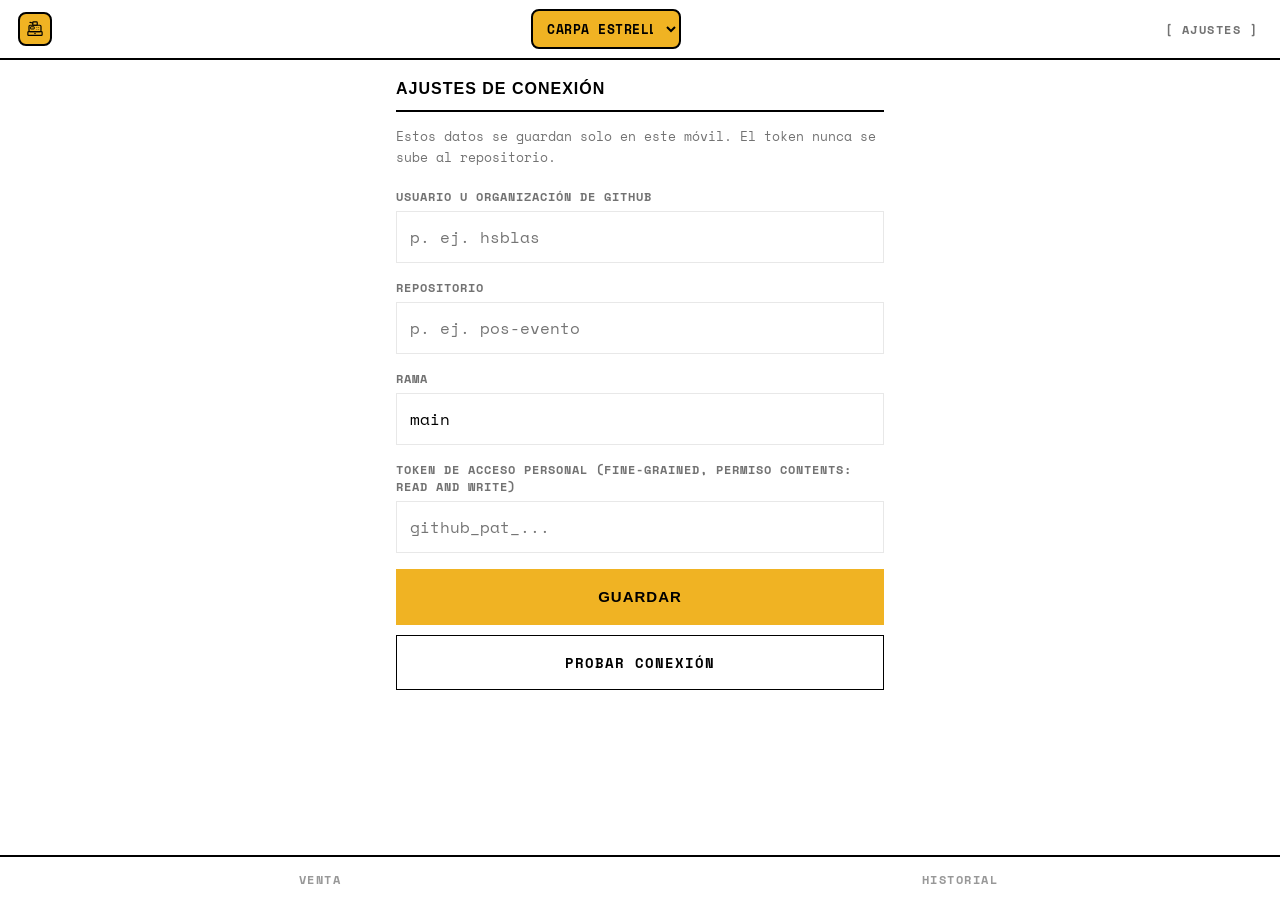
<file: index.html>
<!DOCTYPE html>
<html lang="es">
<head>
<meta charset="UTF-8">
<meta http-equiv="refresh" content="0; url=venta/">
<title>Caja · Evento</title>
</head>
<body>
<p><a href="venta/">Ir a Venta</a></p>
</body>
</html>
</file>
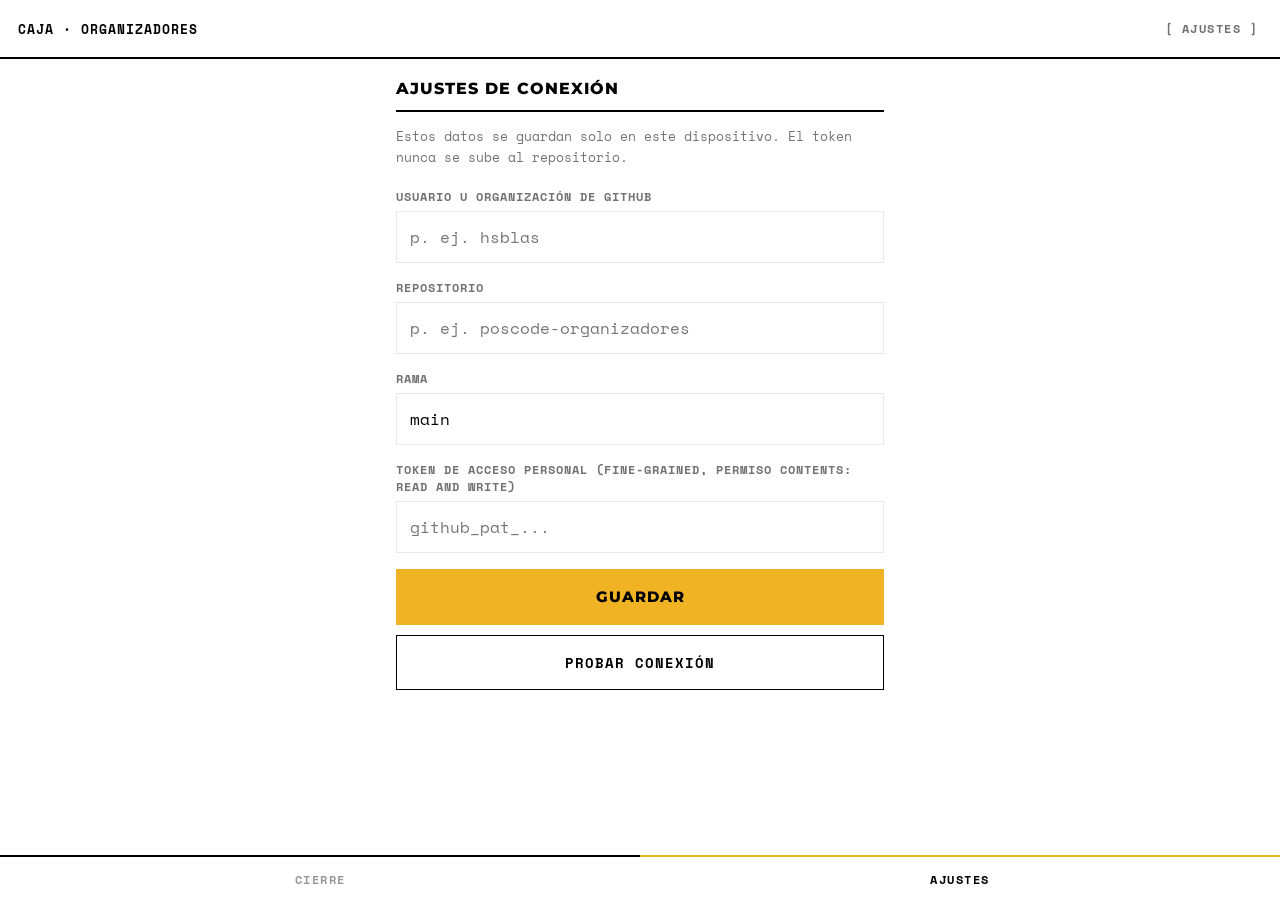
<file: caja/index.html>
<!DOCTYPE html>
<html lang="es">
<head>
<meta charset="UTF-8">
<meta name="viewport" content="width=device-width, initial-scale=1, maximum-scale=1, user-scalable=no">
<title>Caja · Organizadores</title>
<link rel="preconnect" href="https://fonts.googleapis.com">
<link rel="preconnect" href="https://fonts.gstatic.com" crossorigin>
<link href="https://fonts.googleapis.com/css2?family=Montserrat:wght@700;800&family=Space+Mono:wght@400;700&display=swap" rel="stylesheet">
<link rel="stylesheet" href="style.css">
</head>
<body>

<header class="topbar">
  <span class="caja-titulo">CAJA · ORGANIZADORES</span>
  <button id="btn-ajustes" class="icon-btn" aria-label="Ajustes">[ AJUSTES ]</button>
</header>

<main id="app">

  <!-- PANTALLA: CIERRE CONSOLIDADO -->
  <section id="pantalla-cierre" class="pantalla activa">
    <div class="seccion-header">
      <h2>Cierre por punto de venta</h2>
      <button id="btn-refrescar-todo" class="link-btn">Actualizar</button>
    </div>
    <div id="puntos-cierre-lista"></div>
  </section>

  <!-- PANTALLA: AJUSTES -->
  <section id="pantalla-ajustes" class="pantalla">
    <div class="seccion-header">
      <h2>Ajustes de conexión</h2>
    </div>
    <p class="ajustes-nota">Estos datos se guardan solo en este dispositivo. El token nunca se sube al repositorio.</p>

    <label class="campo">
      <span>Usuario u organización de GitHub</span>
      <input id="input-owner" type="text" placeholder="p. ej. hsblas" autocomplete="off">
    </label>
    <label class="campo">
      <span>Repositorio</span>
      <input id="input-repo" type="text" placeholder="p. ej. poscode-organizadores" autocomplete="off">
    </label>
    <label class="campo">
      <span>Rama</span>
      <input id="input-branch" type="text" placeholder="main" autocomplete="off">
    </label>
    <label class="campo">
      <span>Token de acceso personal (fine-grained, permiso Contents: Read and write)</span>
      <input id="input-token" type="password" placeholder="github_pat_..." autocomplete="off">
    </label>

    <button id="btn-guardar-ajustes" class="btn-principal">Guardar</button>
    <button id="btn-probar-conexion" class="btn-secundario">Probar conexión</button>
    <p id="ajustes-estado" class="ajustes-estado"></p>
  </section>

</main>

<nav class="tabbar">
  <button class="tab-btn activa" data-pantalla="cierre">Cierre</button>
  <button class="tab-btn" data-pantalla="ajustes">Ajustes</button>
</nav>

<div id="toast" class="toast"></div>
<div id="loading-overlay" class="loading-overlay"><div class="spinner"></div></div>

<script type="module" src="app.js"></script>
</body>
</html>
</file>
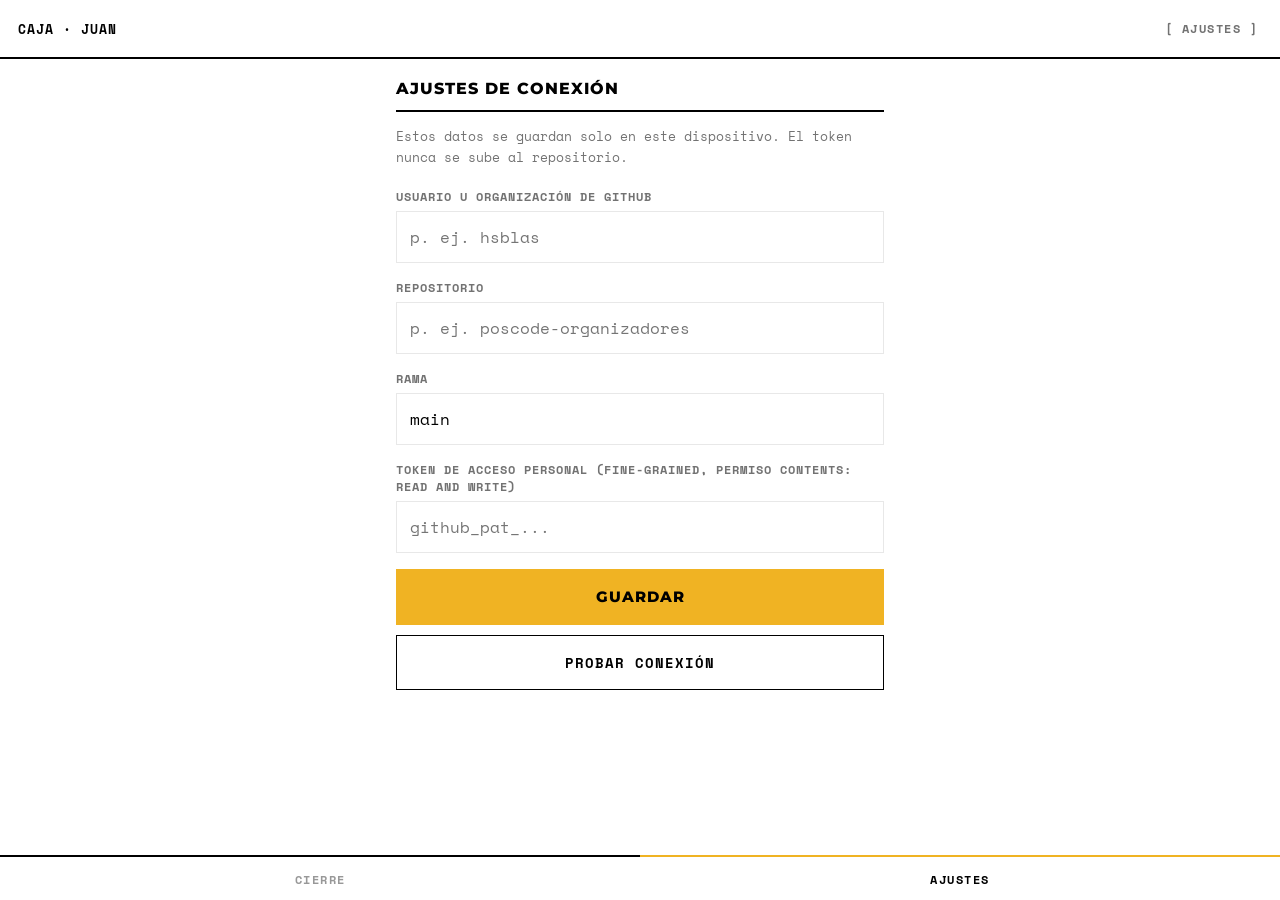
<file: cajajuan/index.html>
<!DOCTYPE html>
<html lang="es">
<head>
<meta charset="UTF-8">
<meta name="viewport" content="width=device-width, initial-scale=1, maximum-scale=1, user-scalable=no">
<title>Caja · Juan</title>
<link rel="preconnect" href="https://fonts.googleapis.com">
<link rel="preconnect" href="https://fonts.gstatic.com" crossorigin>
<link href="https://fonts.googleapis.com/css2?family=Montserrat:wght@700;800&family=Space+Mono:wght@400;700&display=swap" rel="stylesheet">
<link rel="stylesheet" href="style.css">
</head>
<body>

<header class="topbar">
  <span class="caja-titulo">CAJA · JUAN</span>
  <button id="btn-ajustes" class="icon-btn" aria-label="Ajustes">[ AJUSTES ]</button>
</header>

<main id="app">

  <!-- PANTALLA: CIERRE -->
  <section id="pantalla-cierre" class="pantalla activa">
    <div class="seccion-header">
      <h2>Cierre de caja — Juan</h2>
      <button id="btn-refrescar-todo" class="link-btn">Actualizar</button>
    </div>
    <div id="puntos-cierre-lista"></div>
  </section>

  <!-- PANTALLA: AJUSTES -->
  <section id="pantalla-ajustes" class="pantalla">
    <div class="seccion-header">
      <h2>Ajustes de conexión</h2>
    </div>
    <p class="ajustes-nota">Estos datos se guardan solo en este dispositivo. El token nunca se sube al repositorio.</p>

    <label class="campo">
      <span>Usuario u organización de GitHub</span>
      <input id="input-owner" type="text" placeholder="p. ej. hsblas" autocomplete="off">
    </label>
    <label class="campo">
      <span>Repositorio</span>
      <input id="input-repo" type="text" placeholder="p. ej. poscode-organizadores" autocomplete="off">
    </label>
    <label class="campo">
      <span>Rama</span>
      <input id="input-branch" type="text" placeholder="main" autocomplete="off">
    </label>
    <label class="campo">
      <span>Token de acceso personal (fine-grained, permiso Contents: Read and write)</span>
      <input id="input-token" type="password" placeholder="github_pat_..." autocomplete="off">
    </label>

    <button id="btn-guardar-ajustes" class="btn-principal">Guardar</button>
    <button id="btn-probar-conexion" class="btn-secundario">Probar conexión</button>
    <p id="ajustes-estado" class="ajustes-estado"></p>
  </section>

</main>

<nav class="tabbar">
  <button class="tab-btn activa" data-pantalla="cierre">Cierre</button>
  <button class="tab-btn" data-pantalla="ajustes">Ajustes</button>
</nav>

<div id="toast" class="toast"></div>
<div id="loading-overlay" class="loading-overlay"><div class="spinner"></div></div>

<script type="module" src="app.js"></script>
</body>
</html>
</file>
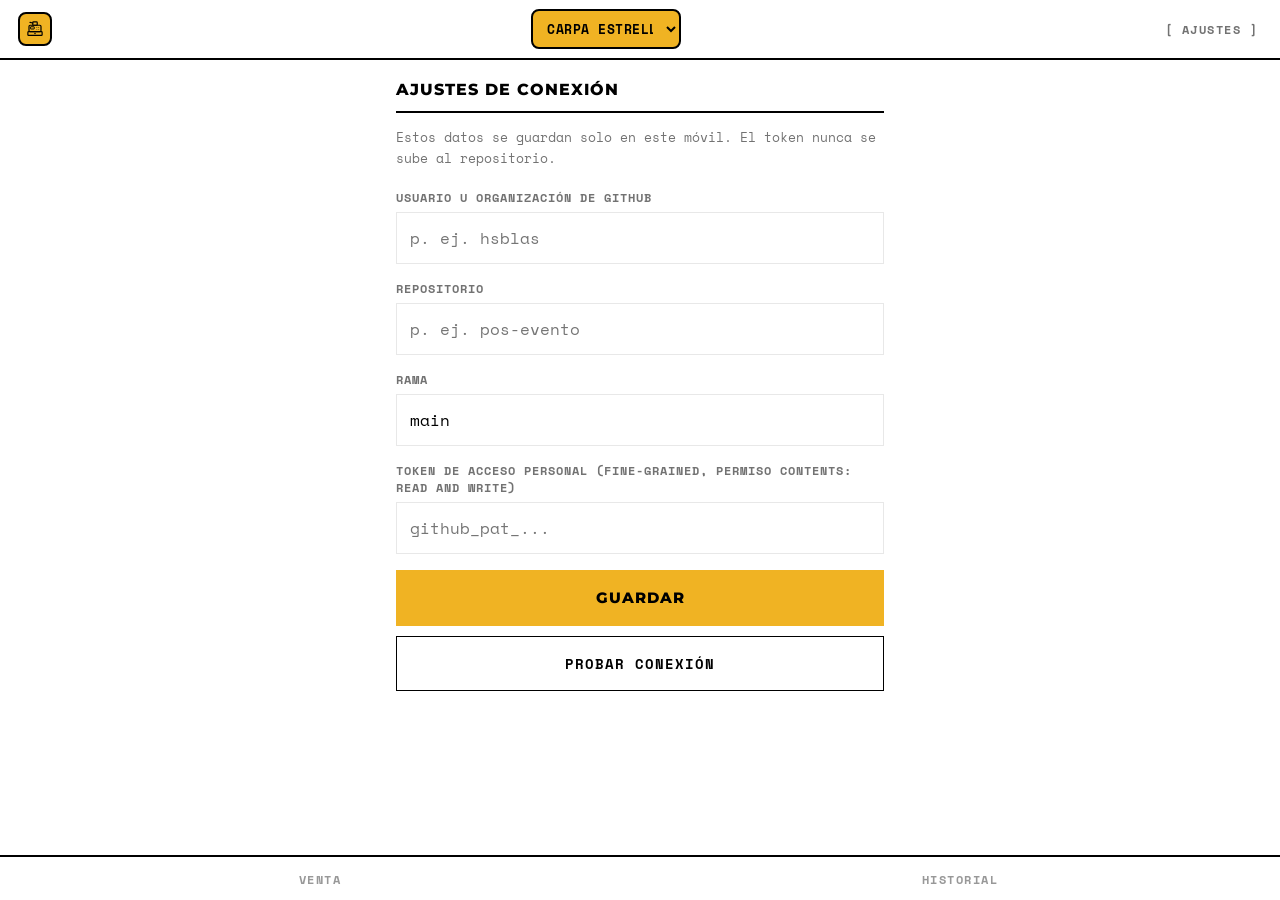
<file: venta/index.html>
<!DOCTYPE html>
<html lang="es">
<head>
<meta charset="UTF-8">
<meta name="viewport" content="width=device-width, initial-scale=1, maximum-scale=1, user-scalable=no">
<title>Caja · Evento</title>
<link rel="preconnect" href="https://fonts.googleapis.com">
<link rel="preconnect" href="https://fonts.gstatic.com" crossorigin>
<link href="https://fonts.googleapis.com/css2?family=Montserrat:wght@700;800&family=Space+Mono:wght@400;700&display=swap" rel="stylesheet">
<link rel="stylesheet" href="style.css">
</head>
<body>

<header class="topbar">
  <button id="btn-logo" class="brand-logo" aria-label="Ir a Venta">
    <svg viewBox="0 0 24 24" fill="none" xmlns="http://www.w3.org/2000/svg" aria-hidden="true">
      <rect x="9" y="2.5" width="6" height="4.5" rx="1" stroke="currentColor" stroke-width="1.6" stroke-linejoin="round"/>
      <path d="M9 4 L5.3 3.1" stroke="currentColor" stroke-width="1.6" stroke-linecap="round"/>
      <rect x="4" y="7" width="16" height="8.5" rx="1.5" stroke="currentColor" stroke-width="1.6" stroke-linejoin="round"/>
      <rect x="6" y="9" width="5" height="3" rx="0.5" stroke="currentColor" stroke-width="1.3" stroke-linejoin="round"/>
      <circle cx="14.5" cy="10" r="0.6" fill="currentColor"/>
      <circle cx="17" cy="10" r="0.6" fill="currentColor"/>
      <circle cx="14.5" cy="12.5" r="0.6" fill="currentColor"/>
      <circle cx="17" cy="12.5" r="0.6" fill="currentColor"/>
      <rect x="2.5" y="15.5" width="19" height="5" rx="1" stroke="currentColor" stroke-width="1.6" stroke-linejoin="round"/>
      <circle cx="12" cy="18" r="1" fill="currentColor"/>
    </svg>
  </button>
  <select id="select-punto-venta" class="punto-venta-select" aria-label="Punto de venta activo"></select>
  <button id="btn-ajustes" class="icon-btn" aria-label="Ajustes">[ AJUSTES ]</button>
</header>

<main id="app">

  <!-- PANTALLA: VENTA -->
  <section id="pantalla-venta" class="pantalla activa">
    <div class="productos-grid" id="productos-grid"></div>

    <div class="ticket">
      <div class="ticket-header">
        <span class="eyebrow">Ticket actual</span>
        <button id="btn-vaciar-ticket" class="link-btn">Vaciar</button>
      </div>
      <ul id="ticket-lista" class="ticket-lista">
        <li class="ticket-vacio">Toca un artículo para empezar</li>
      </ul>
    </div>

    <!-- Pie fijo de la pantalla de Venta: total + método de pago, siempre
         visible sin scroll (ver #pantalla-venta.activa en style.css). Solo
         se muestra en esta pantalla; app.js alterna la clase "activa". -->
    <div id="pago-fija" class="pago-fija">
      <div class="ticket-total">
        <span>Total</span>
        <span id="ticket-total-valor">0 CHF</span>
      </div>
      <p class="eyebrow-divider">── MÉTODO DE PAGO ──</p>
      <div class="pago-botones">
        <button id="btn-pago-cash" class="pago-btn" disabled>Cash</button>
        <button id="btn-pago-twint" class="pago-btn" disabled>Twint</button>
        <button id="btn-pago-tarjeta" class="pago-btn" disabled>Tarjeta</button>
      </div>
      <button id="btn-pago-dividir" class="link-btn link-btn--centrado" disabled>Dividir pago</button>
    </div>
  </section>

  <!-- PANTALLA: HISTORIAL -->
  <section id="pantalla-historial" class="pantalla">
    <div class="seccion-header">
      <h2>Historial de ventas</h2>
      <button id="btn-refrescar-historial" class="link-btn">Actualizar</button>
    </div>
    <ul id="historial-lista" class="historial-lista"></ul>
  </section>

  <!-- PANTALLA: AJUSTES -->
  <section id="pantalla-ajustes" class="pantalla">
    <div class="seccion-header">
      <h2>Ajustes de conexión</h2>
    </div>
    <p class="ajustes-nota">Estos datos se guardan solo en este móvil. El token nunca se sube al repositorio.</p>

    <label class="campo">
      <span>Usuario u organización de GitHub</span>
      <input id="input-owner" type="text" placeholder="p. ej. hsblas" autocomplete="off">
    </label>
    <label class="campo">
      <span>Repositorio</span>
      <input id="input-repo" type="text" placeholder="p. ej. pos-evento" autocomplete="off">
    </label>
    <label class="campo">
      <span>Rama</span>
      <input id="input-branch" type="text" placeholder="main" autocomplete="off">
    </label>
    <label class="campo">
      <span>Token de acceso personal (fine-grained, permiso Contents: Read and write)</span>
      <input id="input-token" type="password" placeholder="github_pat_..." autocomplete="off">
    </label>

    <button id="btn-guardar-ajustes" class="btn-principal">Guardar</button>
    <button id="btn-probar-conexion" class="btn-secundario">Probar conexión</button>
    <p id="ajustes-estado" class="ajustes-estado"></p>
  </section>

</main>

<nav class="tabbar">
  <button class="tab-btn activa" data-pantalla="venta">Venta</button>
  <button class="tab-btn" data-pantalla="historial">Historial</button>
</nav>

<!-- MODAL: cobro en Cash (pago único) -->
<div id="modal-cash" class="modal-backdrop oculto">
  <div class="modal-cobro">
    <p class="eyebrow">Cobro en Cash</p>
    <div class="cobro-total-row">
      <span>Total a cobrar</span>
      <span id="cash-total-valor">0 CHF</span>
    </div>
    <label class="campo-cobro">
      <span>Recibido (opcional)</span>
      <input id="input-cash-recibido" type="number" min="0" step="0.01" inputmode="decimal" placeholder="Importe entregado">
    </label>
    <div class="importes-rapidos" data-target="cash">
      <button type="button" class="importe-rapido-btn" data-importe="10">10</button>
      <button type="button" class="importe-rapido-btn" data-importe="20">20</button>
      <button type="button" class="importe-rapido-btn" data-importe="50">50</button>
      <button type="button" class="importe-rapido-btn" data-importe="100">100</button>
    </div>
    <p id="cash-cambio" class="cobro-cambio"></p>
    <div class="dividir-acciones">
      <button id="btn-cash-cancelar" class="btn-secundario">Cancelar</button>
      <button id="btn-cash-confirmar" class="btn-principal">Confirmar venta</button>
    </div>
  </div>
</div>

<!-- MODAL: pago dividido -->
<div id="modal-dividir" class="modal-backdrop oculto">
  <div class="modal-cobro">
    <p class="eyebrow">Pago dividido</p>
    <div class="cobro-total-row">
      <span>Total a repartir</span>
      <span id="dividir-total-valor">0 CHF</span>
    </div>

    <div class="dividir-fila">
      <label for="input-dividir-cash">Cash</label>
      <input id="input-dividir-cash" type="number" min="0" step="0.01" inputmode="decimal" data-metodo="cash">
      <span class="dividir-unidad">CHF</span>
      <button type="button" class="resto-btn" data-target="cash">Resto</button>
    </div>

    <div class="dividir-fila">
      <label for="input-dividir-twint">Twint</label>
      <input id="input-dividir-twint" type="number" min="0" step="0.01" inputmode="decimal" data-metodo="twint">
      <span class="dividir-unidad">CHF</span>
      <button type="button" class="resto-btn" data-target="twint">Resto</button>
    </div>

    <div class="dividir-fila">
      <label for="input-dividir-tarjeta">Tarjeta</label>
      <input id="input-dividir-tarjeta" type="number" min="0" step="0.01" inputmode="decimal" data-metodo="tarjeta">
      <span class="dividir-unidad">CHF</span>
      <button type="button" class="resto-btn" data-target="tarjeta">Resto</button>
    </div>

    <p id="dividir-estado" class="dividir-estado"></p>
    <div class="dividir-acciones">
      <button id="btn-dividir-cancelar" class="btn-secundario">Cancelar</button>
      <button id="btn-dividir-confirmar" class="btn-principal" disabled>Confirmar pago dividido</button>
    </div>
  </div>
</div>

<!-- MODAL: artículo libre (precio y texto libres, para imprevistos) -->
<div id="modal-libre" class="modal-backdrop oculto">
  <div class="modal-cobro">
    <p class="eyebrow">Artículo libre</p>
    <label class="campo-cobro">
      <span>Descripción</span>
      <input id="input-libre-nombre" type="text" placeholder="p. ej. Imprevisto, reposición..." maxlength="60" autocomplete="off">
    </label>
    <label class="campo-cobro">
      <span>Precio (CHF)</span>
      <input id="input-libre-precio" type="number" step="0.01" inputmode="decimal" placeholder="0.00">
    </label>
    <p id="libre-estado" class="dividir-estado"></p>
    <div class="dividir-acciones">
      <button id="btn-libre-cancelar" class="btn-secundario">Cancelar</button>
      <button id="btn-libre-confirmar" class="btn-principal">Añadir al ticket</button>
    </div>
  </div>
</div>

<div id="toast" class="toast"></div>
<div id="loading-overlay" class="loading-overlay"><div class="spinner"></div></div>

<script type="module" src="app.js"></script>
</body>
</html>
</file>
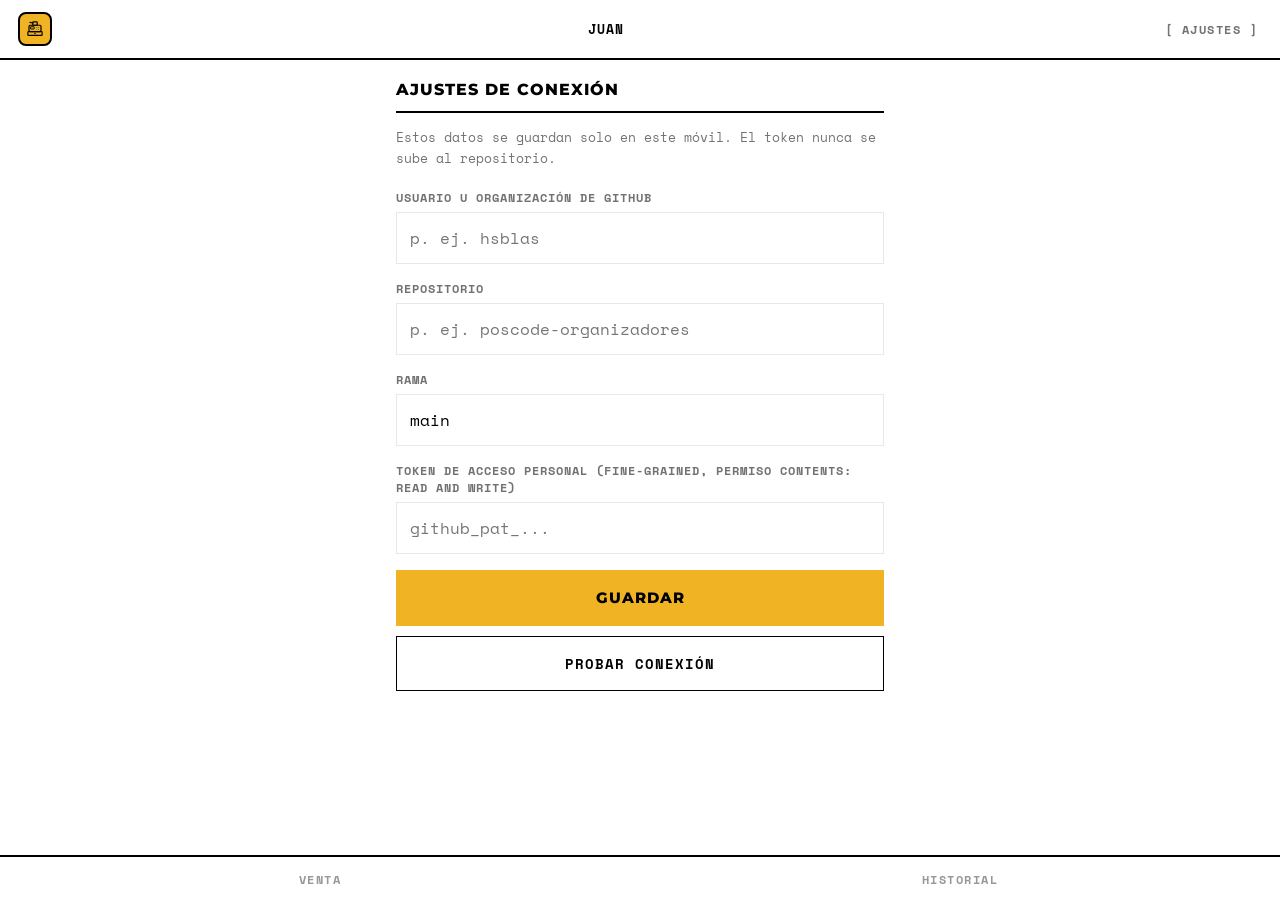
<file: ventajuan/index.html>
<!DOCTYPE html>
<html lang="es">
<head>
<meta charset="UTF-8">
<meta name="viewport" content="width=device-width, initial-scale=1, maximum-scale=1, user-scalable=no">
<title>Caja · Juan</title>
<link rel="preconnect" href="https://fonts.googleapis.com">
<link rel="preconnect" href="https://fonts.gstatic.com" crossorigin>
<link href="https://fonts.googleapis.com/css2?family=Montserrat:wght@700;800&family=Space+Mono:wght@400;700&display=swap" rel="stylesheet">
<link rel="stylesheet" href="style.css">
</head>
<body>

<header class="topbar">
  <button id="btn-logo" class="brand-logo" aria-label="Ir a Venta">
    <svg viewBox="0 0 24 24" fill="none" xmlns="http://www.w3.org/2000/svg" aria-hidden="true">
      <rect x="9" y="2.5" width="6" height="4.5" rx="1" stroke="currentColor" stroke-width="1.6" stroke-linejoin="round"/>
      <path d="M9 4 L5.3 3.1" stroke="currentColor" stroke-width="1.6" stroke-linecap="round"/>
      <rect x="4" y="7" width="16" height="8.5" rx="1.5" stroke="currentColor" stroke-width="1.6" stroke-linejoin="round"/>
      <rect x="6" y="9" width="5" height="3" rx="0.5" stroke="currentColor" stroke-width="1.3" stroke-linejoin="round"/>
      <circle cx="14.5" cy="10" r="0.6" fill="currentColor"/>
      <circle cx="17" cy="10" r="0.6" fill="currentColor"/>
      <circle cx="14.5" cy="12.5" r="0.6" fill="currentColor"/>
      <circle cx="17" cy="12.5" r="0.6" fill="currentColor"/>
      <rect x="2.5" y="15.5" width="19" height="5" rx="1" stroke="currentColor" stroke-width="1.6" stroke-linejoin="round"/>
      <circle cx="12" cy="18" r="1" fill="currentColor"/>
    </svg>
  </button>
  <span class="caja-titulo">JUAN</span>
  <button id="btn-ajustes" class="icon-btn" aria-label="Ajustes">[ AJUSTES ]</button>
</header>

<main id="app">

  <!-- PANTALLA: VENTA -->
  <section id="pantalla-venta" class="pantalla activa">
    <div class="productos-grid" id="productos-grid"></div>

    <div class="ticket">
      <div class="ticket-header">
        <span class="eyebrow">Ticket actual</span>
        <button id="btn-vaciar-ticket" class="link-btn">Vaciar</button>
      </div>
      <ul id="ticket-lista" class="ticket-lista">
        <li class="ticket-vacio">Toca un artículo para empezar</li>
      </ul>
    </div>

    <!-- Pie fijo de la pantalla de Venta: total + método de pago, siempre
         visible sin scroll (ver #pantalla-venta.activa en style.css). Solo
         se muestra en esta pantalla; app.js alterna la clase "activa". -->
    <div id="pago-fija" class="pago-fija">
      <div class="ticket-total">
        <span>Total</span>
        <span id="ticket-total-valor">0 CHF</span>
      </div>
      <p class="eyebrow-divider">── MÉTODO DE PAGO ──</p>
      <div class="pago-botones">
        <button id="btn-pago-cash" class="pago-btn" disabled>Cash</button>
        <button id="btn-pago-twint" class="pago-btn" disabled>Twint</button>
        <button id="btn-pago-tarjeta" class="pago-btn" disabled>Tarjeta</button>
      </div>
      <button id="btn-pago-dividir" class="link-btn link-btn--centrado" disabled>Dividir pago</button>
    </div>
  </section>

  <!-- PANTALLA: HISTORIAL -->
  <section id="pantalla-historial" class="pantalla">
    <div class="seccion-header">
      <h2>Historial de ventas</h2>
      <button id="btn-refrescar-historial" class="link-btn">Actualizar</button>
    </div>
    <ul id="historial-lista" class="historial-lista"></ul>
  </section>

  <!-- PANTALLA: AJUSTES -->
  <section id="pantalla-ajustes" class="pantalla">
    <div class="seccion-header">
      <h2>Ajustes de conexión</h2>
    </div>
    <p class="ajustes-nota">Estos datos se guardan solo en este móvil. El token nunca se sube al repositorio.</p>

    <label class="campo">
      <span>Usuario u organización de GitHub</span>
      <input id="input-owner" type="text" placeholder="p. ej. hsblas" autocomplete="off">
    </label>
    <label class="campo">
      <span>Repositorio</span>
      <input id="input-repo" type="text" placeholder="p. ej. poscode-organizadores" autocomplete="off">
    </label>
    <label class="campo">
      <span>Rama</span>
      <input id="input-branch" type="text" placeholder="main" autocomplete="off">
    </label>
    <label class="campo">
      <span>Token de acceso personal (fine-grained, permiso Contents: Read and write)</span>
      <input id="input-token" type="password" placeholder="github_pat_..." autocomplete="off">
    </label>

    <button id="btn-guardar-ajustes" class="btn-principal">Guardar</button>
    <button id="btn-probar-conexion" class="btn-secundario">Probar conexión</button>
    <p id="ajustes-estado" class="ajustes-estado"></p>
  </section>

</main>

<nav class="tabbar">
  <button class="tab-btn activa" data-pantalla="venta">Venta</button>
  <button class="tab-btn" data-pantalla="historial">Historial</button>
</nav>

<!-- MODAL: cobro en Cash (pago único) -->
<div id="modal-cash" class="modal-backdrop oculto">
  <div class="modal-cobro">
    <p class="eyebrow">Cobro en Cash</p>
    <div class="cobro-total-row">
      <span>Total a cobrar</span>
      <span id="cash-total-valor">0 CHF</span>
    </div>
    <label class="campo-cobro">
      <span>Recibido (opcional)</span>
      <input id="input-cash-recibido" type="number" min="0" step="0.01" inputmode="decimal" placeholder="Importe entregado">
    </label>
    <div class="importes-rapidos" data-target="cash">
      <button type="button" class="importe-rapido-btn" data-importe="10">10</button>
      <button type="button" class="importe-rapido-btn" data-importe="20">20</button>
      <button type="button" class="importe-rapido-btn" data-importe="50">50</button>
      <button type="button" class="importe-rapido-btn" data-importe="100">100</button>
    </div>
    <p id="cash-cambio" class="cobro-cambio"></p>
    <div class="dividir-acciones">
      <button id="btn-cash-cancelar" class="btn-secundario">Cancelar</button>
      <button id="btn-cash-confirmar" class="btn-principal">Confirmar venta</button>
    </div>
  </div>
</div>

<!-- MODAL: pago dividido -->
<div id="modal-dividir" class="modal-backdrop oculto">
  <div class="modal-cobro">
    <p class="eyebrow">Pago dividido</p>
    <div class="cobro-total-row">
      <span>Total a repartir</span>
      <span id="dividir-total-valor">0 CHF</span>
    </div>

    <div class="dividir-fila">
      <label for="input-dividir-cash">Cash</label>
      <input id="input-dividir-cash" type="number" min="0" step="0.01" inputmode="decimal" data-metodo="cash">
      <span class="dividir-unidad">CHF</span>
      <button type="button" class="resto-btn" data-target="cash">Resto</button>
    </div>

    <div class="dividir-fila">
      <label for="input-dividir-twint">Twint</label>
      <input id="input-dividir-twint" type="number" min="0" step="0.01" inputmode="decimal" data-metodo="twint">
      <span class="dividir-unidad">CHF</span>
      <button type="button" class="resto-btn" data-target="twint">Resto</button>
    </div>

    <div class="dividir-fila">
      <label for="input-dividir-tarjeta">Tarjeta</label>
      <input id="input-dividir-tarjeta" type="number" min="0" step="0.01" inputmode="decimal" data-metodo="tarjeta">
      <span class="dividir-unidad">CHF</span>
      <button type="button" class="resto-btn" data-target="tarjeta">Resto</button>
    </div>

    <p id="dividir-estado" class="dividir-estado"></p>
    <div class="dividir-acciones">
      <button id="btn-dividir-cancelar" class="btn-secundario">Cancelar</button>
      <button id="btn-dividir-confirmar" class="btn-principal" disabled>Confirmar pago dividido</button>
    </div>
  </div>
</div>

<!-- MODAL: artículo libre (precio y texto libres, para imprevistos) -->
<div id="modal-libre" class="modal-backdrop oculto">
  <div class="modal-cobro">
    <p class="eyebrow">Artículo libre</p>
    <label class="campo-cobro">
      <span>Descripción</span>
      <input id="input-libre-nombre" type="text" placeholder="p. ej. Imprevisto, reposición..." maxlength="60" autocomplete="off">
    </label>
    <label class="campo-cobro">
      <span>Precio (CHF)</span>
      <input id="input-libre-precio" type="number" step="0.01" inputmode="decimal" placeholder="0.00">
    </label>
    <p id="libre-estado" class="dividir-estado"></p>
    <div class="dividir-acciones">
      <button id="btn-libre-cancelar" class="btn-secundario">Cancelar</button>
      <button id="btn-libre-confirmar" class="btn-principal">Añadir al ticket</button>
    </div>
  </div>
</div>

<div id="toast" class="toast"></div>
<div id="loading-overlay" class="loading-overlay"><div class="spinner"></div></div>

<script type="module" src="app.js"></script>
</body>
</html>
</file>
<file: caja/style.css>
:root{
  --bg:#ffffff;
  --ink:#000000;
  --gold:#f0b323;
  --gold-light:#ffc840;
  --muted:#f5f5f5;
  --line:#e8e8e8;
  --danger:#c0392b;
  --tabbar-h:45px;
  --pago-fija-h:132px;
}

*{box-sizing:border-box;}

html,body{
  margin:0;
  padding:0;
  background:var(--bg);
  color:var(--ink);
  font-family:'Space Mono',monospace;
  -webkit-tap-highlight-color:transparent;
  overscroll-behavior:none;
}

button{
  font-family:inherit;
  cursor:pointer;
  border:none;
  background:none;
  color:inherit;
}

input{
  font-family:inherit;
}

/* ---------- Topbar ---------- */
.topbar{
  display:flex;
  align-items:center;
  justify-content:space-between;
  padding:12px 18px;
  background:var(--bg);
  border-bottom:2px solid var(--ink);
  position:sticky;
  top:0;
  z-index:10;
}
.brand-logo{
  display:flex;
  align-items:center;
  justify-content:center;
  width:34px;
  height:34px;
  color:var(--ink);
  background:var(--gold);
  border:2px solid var(--ink);
  border-radius:8px;
}
.brand-logo svg{width:20px;height:20px;display:block;}
.brand-logo:active{background:var(--gold-light);}
.icon-btn{
  font-family:'Space Mono',monospace;
  font-size:12px;
  font-weight:700;
  letter-spacing:1.5px;
  color:var(--ink);
  opacity:0.55;
  padding:8px 4px;
  text-transform:uppercase;
}
.icon-btn:active{opacity:1;}
.punto-venta-select{
  font-family:'Space Mono',monospace;
  font-size:13px;
  font-weight:700;
  letter-spacing:0.5px;
  text-transform:uppercase;
  color:var(--ink);
  background:var(--gold);
  border:2px solid var(--ink);
  border-radius:8px;
  padding:7px 10px;
  max-width:150px;
  text-align:center;
  text-align-last:center;
}
.punto-venta-select:active{background:var(--gold-light);}
.caja-titulo{
  font-family:'Space Mono',monospace;
  font-size:13px;
  font-weight:700;
  letter-spacing:1px;
}
.punto-cierre-card{margin-bottom:32px;}
.punto-cierre-titulo{
  display:flex;
  align-items:baseline;
  justify-content:space-between;
  margin-bottom:8px;
}
.punto-cierre-titulo h3{
  font-family:'Montserrat',sans-serif;
  font-size:16px;
  font-weight:800;
  text-transform:uppercase;
  margin:0;
}

/* ---------- Layout general ---------- */
#app{
  max-width:520px;
  margin:0 auto;
  padding:12px 16px 16px;
}

.pantalla{display:none;}
.pantalla.activa{display:block;}

/* La pantalla de Venta necesita hueco fijo abajo para la tabbar + la
   barra de pago fija que flota por encima; el resto de pantallas solo
   necesitan hueco para la tabbar. */
#pantalla-venta.activa{
  padding-bottom:calc(var(--tabbar-h) + var(--pago-fija-h) + 8px);
}
#pantalla-historial.activa,
#pantalla-cierre.activa,
#pantalla-ajustes.activa{
  padding-bottom:calc(var(--tabbar-h) + 16px);
}

.eyebrow-divider{
  text-align:center;
  font-size:0.75rem;
  letter-spacing:2px;
  opacity:0.45;
  margin:0 0 8px;
  text-transform:uppercase;
}
.eyebrow{
  font-size:12px;
  text-transform:uppercase;
  letter-spacing:1.5px;
  opacity:0.5;
}

/* ---------- Productos ---------- */
.productos-grid{
  display:grid;
  grid-template-columns:1fr 1fr;
  gap:8px;
  margin-bottom:8px;
}
.producto-btn{
  background:var(--bg);
  border:1px solid var(--line);
  padding:12px 10px;
  display:flex;
  flex-direction:column;
  align-items:center;
  justify-content:center;
  gap:4px;
  transition:border-color .15s ease, background .15s ease;
  min-height:64px;
}
.producto-btn:active{
  border-color:var(--gold);
  background:#fffdf5;
}
.p-nombre{
  font-family:'Montserrat',sans-serif;
  font-weight:800;
  font-size:15px;
  text-align:center;
  text-transform:uppercase;
  letter-spacing:0.5px;
  line-height:1.2;
}
.p-precio{
  font-family:'Montserrat',sans-serif;
  font-size:14px;
  color:var(--ink);
  font-weight:700;
  opacity:0.6;
}

/* ---------- Ticket ---------- */
.ticket{
  background:var(--bg);
  border:1px solid var(--line);
  padding:12px;
  margin-top:8px;
}
.ticket-header{
  display:flex;
  justify-content:space-between;
  align-items:center;
  margin-bottom:6px;
  padding-bottom:6px;
  border-bottom:1px solid var(--line);
}
.link-btn{
  color:var(--ink);
  font-family:'Space Mono',monospace;
  font-weight:700;
  font-size:12px;
  text-transform:uppercase;
  letter-spacing:1px;
  opacity:0.55;
  padding:6px;
}
.link-btn:active{opacity:1;}
.link-btn--centrado{
  display:block;
  width:100%;
  text-align:center;
  margin-top:6px;
  padding:8px;
}
.link-btn:disabled{opacity:0.25;}
.ticket-lista{
  list-style:none;
  margin:0;
  padding:0;
  min-height:32px;
  max-height:168px;
  overflow-y:auto;
}
.ticket-vacio{
  color:var(--ink);
  opacity:0.4;
  font-size:14px;
  padding:8px 0;
  text-align:center;
}
.ticket-item{
  display:flex;
  align-items:center;
  justify-content:space-between;
  padding:7px 0;
  border-bottom:1px solid var(--line);
  gap:8px;
}
.ticket-item:last-child{border-bottom:none;}
.ticket-item-nombre{
  font-family:'Montserrat',sans-serif;
  font-weight:700;
  font-size:14px;
  flex:1;
  text-transform:uppercase;
}
.ticket-item-controles{
  display:flex;
  align-items:center;
  gap:0;
  border:1.5px solid var(--ink);
}
.qty-btn{
  width:36px;
  height:36px;
  background:var(--ink);
  color:#fff;
  font-family:'Montserrat',sans-serif;
  font-size:16px;
  font-weight:700;
  display:flex;
  align-items:center;
  justify-content:center;
  flex-shrink:0;
}
.qty-valor{
  min-width:26px;
  text-align:center;
  font-family:'Montserrat',sans-serif;
  font-weight:800;
  font-size:14px;
}
.ticket-item-subtotal{
  min-width:60px;
  text-align:right;
  font-family:'Montserrat',sans-serif;
  font-weight:700;
  font-size:14px;
  color:var(--ink);
}
.ticket-total{
  display:flex;
  justify-content:space-between;
  align-items:baseline;
  margin-top:8px;
  padding-top:8px;
  border-top:2px solid var(--ink);
  font-size:13px;
  font-weight:700;
  text-transform:uppercase;
  letter-spacing:1px;
}
#ticket-total-valor{
  font-family:'Montserrat',sans-serif;
  font-size:22px;
  font-weight:800;
  letter-spacing:-0.5px;
  text-transform:none;
}

/* ---------- Barra de pago fija ---------- */
.pago-fija{
  position:fixed;
  left:0;
  right:0;
  bottom:var(--tabbar-h);
  max-width:520px;
  margin:0 auto;
  background:var(--bg);
  border-top:2px solid var(--ink);
  padding:10px 16px calc(6px + env(safe-area-inset-bottom));
  z-index:9;
  display:none;
}
.pago-fija.activa{display:block;}

.pago-botones{
  display:grid;
  grid-template-columns:1fr 1fr 1fr;
  gap:10px;
}
.pago-btn{
  padding:14px 6px;
  font-family:'Montserrat',sans-serif;
  font-size:14px;
  font-weight:800;
  letter-spacing:0.5px;
  text-transform:uppercase;
  color:var(--ink);
  background:var(--gold);
  min-height:54px;
  transition:background .15s ease;
}
.pago-btn:active{background:var(--gold-light);}
.pago-btn:disabled{
  background:var(--muted);
  color:#aaa;
}

/* ---------- Modales de cobro (Cash / Dividir) ---------- */
.modal-backdrop{
  position:fixed;
  inset:0;
  background:rgba(0,0,0,0.45);
  display:flex;
  align-items:flex-end;
  justify-content:center;
  z-index:150;
}
.modal-backdrop.oculto{display:none;}
.modal-cobro{
  width:100%;
  max-width:520px;
  background:var(--bg);
  border-top:2px solid var(--ink);
  padding:20px 18px calc(18px + env(safe-area-inset-bottom));
  max-height:85vh;
  overflow-y:auto;
}
.cobro-total-row{
  display:flex;
  justify-content:space-between;
  align-items:baseline;
  padding-bottom:14px;
  margin-bottom:14px;
  border-bottom:1px solid var(--line);
  font-size:14px;
  text-transform:uppercase;
  letter-spacing:1px;
}
.cobro-total-row span:last-child{
  font-family:'Montserrat',sans-serif;
  font-size:21px;
  font-weight:800;
  text-transform:none;
  letter-spacing:0;
}
.campo-cobro{
  display:block;
  margin-bottom:10px;
}
.campo-cobro span{
  display:block;
  font-size:12px;
  font-weight:700;
  text-transform:uppercase;
  letter-spacing:1px;
  margin-bottom:6px;
  opacity:0.55;
}
.campo-cobro input{
  width:100%;
  padding:13px;
  border:1px solid var(--line);
  font-size:17px;
  background:var(--bg);
  min-height:48px;
}
.campo-cobro input:focus{
  outline:none;
  border-color:var(--gold);
}
.importes-rapidos{
  display:grid;
  grid-template-columns:repeat(4,1fr);
  gap:8px;
  margin-bottom:14px;
}
.importe-rapido-btn{
  border:1px solid var(--ink);
  padding:11px 4px;
  font-family:'Montserrat',sans-serif;
  font-weight:700;
  font-size:14px;
  text-align:center;
  min-height:44px;
}
.importe-rapido-btn:active{background:var(--muted);}
.cobro-cambio{
  text-align:center;
  font-family:'Montserrat',sans-serif;
  font-weight:800;
  font-size:18px;
  min-height:24px;
  margin:0 0 16px;
}
.cobro-cambio.error{color:var(--danger);font-size:14px;text-transform:uppercase;letter-spacing:0.5px;}
.cobro-cambio.ok{color:var(--ink);}

/* ---------- Pago dividido ---------- */
.dividir-fila{
  display:flex;
  align-items:center;
  gap:8px;
  margin-bottom:12px;
}
.dividir-fila label{
  width:62px;
  flex-shrink:0;
  font-size:13px;
  text-transform:uppercase;
  letter-spacing:0.5px;
  white-space:nowrap;
  opacity:0.6;
}
.dividir-fila input{
  flex:1;
  min-width:0;
  padding:12px;
  border:1px solid var(--line);
  font-size:16px;
  background:var(--bg);
  min-height:44px;
}
.dividir-fila input:focus{
  outline:none;
  border-color:var(--gold);
}
.dividir-unidad{
  font-size:13px;
  opacity:0.5;
  width:26px;
  flex-shrink:0;
}
.resto-btn{
  border:1px solid var(--ink);
  padding:0 9px;
  min-height:44px;
  flex-shrink:0;
  font-family:'Montserrat',sans-serif;
  font-weight:700;
  font-size:12px;
  text-transform:uppercase;
  letter-spacing:0.5px;
  white-space:nowrap;
  background:var(--bg);
}
.resto-btn:active{background:var(--muted);}
.dividir-estado{
  font-size:13px;
  text-align:center;
  min-height:16px;
  margin:0 0 12px;
  letter-spacing:0.5px;
}
.dividir-estado.ok{opacity:0.6;}
.dividir-estado.error{color:var(--danger);}
.dividir-acciones{
  display:grid;
  grid-template-columns:1fr 1fr;
  gap:10px;
}
.dividir-acciones .btn-principal,
.dividir-acciones .btn-secundario{margin-bottom:0;}

/* ---------- Secciones (historial / cierre / ajustes) ---------- */
.seccion-header{
  display:flex;
  justify-content:space-between;
  align-items:center;
  margin-bottom:14px;
  padding-bottom:12px;
  border-bottom:2px solid var(--ink);
}
.seccion-header--espaciada{margin-top:32px;}
.seccion-header h2{
  font-family:'Montserrat',sans-serif;
  font-weight:800;
  font-size:16px;
  margin:0;
  text-transform:uppercase;
  letter-spacing:1px;
}

.historial-lista{
  list-style:none;
  margin:0;
  padding:0;
  display:flex;
  flex-direction:column;
  gap:8px;
}
.historial-item{
  background:var(--bg);
  border:1px solid var(--line);
  padding:14px;
}
.historial-item.anulada{
  opacity:0.45;
}
.historial-item-top{
  display:flex;
  justify-content:space-between;
  align-items:center;
  font-size:12px;
  opacity:0.5;
  letter-spacing:0.5px;
  margin-bottom:6px;
}
.historial-item-items{
  font-size:14px;
  margin-bottom:8px;
}
.historial-item-bottom{
  display:flex;
  justify-content:space-between;
  align-items:center;
  gap:8px;
  flex-wrap:wrap;
}
.historial-item-total{
  font-family:'Montserrat',sans-serif;
  font-weight:800;
  font-size:16px;
}
.badge{
  display:inline-block;
  padding:4px 10px;
  font-size:11px;
  font-weight:700;
  text-transform:uppercase;
  letter-spacing:1px;
  background:var(--ink);
  color:#fff;
}
.badge-anulada{background:var(--danger);color:#fff;}
.badge-cerrada{background:var(--muted);color:var(--ink);opacity:0.6;}
.btn-anular{
  color:var(--danger);
  font-weight:700;
  font-size:12px;
  text-transform:uppercase;
  letter-spacing:1px;
  border:1px solid var(--danger);
  padding:12px 16px;
  min-height:44px;
}
.btn-exportar-csv{
  font-size:12px;
  text-transform:uppercase;
  letter-spacing:1px;
  font-weight:700;
  border:1px solid var(--ink);
  padding:12px 16px;
  min-height:44px;
  opacity:0.7;
}
.btn-exportar-csv:active{opacity:1;}

.vacio-nota{
  text-align:center;
  opacity:0.4;
  font-size:14px;
  padding:28px 0;
}

/* ---------- Historial: corte de cierre ---------- */
.corte-cierre{
  display:flex;
  flex-direction:column;
  gap:4px;
  padding:12px 14px;
  background:var(--ink);
  color:#fff;
  margin:4px 0;
}
.corte-cierre-titulo{
  font-family:'Montserrat',sans-serif;
  font-weight:800;
  font-size:12px;
  text-transform:uppercase;
  letter-spacing:1.5px;
}
.corte-cierre-detalle{
  font-size:12px;
  opacity:0.75;
  letter-spacing:0.5px;
}
.corte-sesion-actual{
  font-family:'Space Mono',monospace;
  font-size:12px;
  font-weight:700;
  text-transform:uppercase;
  letter-spacing:1.5px;
  opacity:0.5;
  padding:10px 2px 2px;
}

/* ---------- Cierre ---------- */
.resumen-cierre{
  background:var(--bg);
  border:1px solid var(--ink);
  padding:16px;
  margin-bottom:18px;
}
.resumen-fila{
  display:flex;
  justify-content:space-between;
  padding:9px 0;
  border-bottom:1px solid var(--line);
  font-size:14px;
  text-transform:uppercase;
  letter-spacing:0.5px;
}
.resumen-fila:last-child{border-bottom:none;}
.resumen-fila--total{
  font-family:'Montserrat',sans-serif;
  font-weight:800;
  font-size:17px;
  padding-top:12px;
  border-top:2px solid var(--ink);
  margin-top:4px;
}

.btn-principal{
  width:100%;
  padding:18px;
  background:var(--gold);
  color:var(--ink);
  font-family:'Montserrat',sans-serif;
  font-weight:800;
  font-size:15px;
  text-transform:uppercase;
  letter-spacing:1px;
  min-height:56px;
  margin-bottom:10px;
  transition:background .15s ease;
}
.btn-principal:active{background:var(--gold-light);}
.btn-principal:disabled{
  background:var(--muted);
  color:#aaa;
}
.btn-secundario{
  width:100%;
  padding:16px;
  background:transparent;
  border:1.5px solid var(--ink);
  font-weight:700;
  font-size:14px;
  text-transform:uppercase;
  letter-spacing:1px;
  min-height:52px;
}
.btn-secundario:active{background:var(--muted);}

/* ---------- Ajustes ---------- */
.ajustes-nota{
  font-size:13px;
  opacity:0.55;
  line-height:1.6;
  margin-bottom:20px;
}
.campo{
  display:block;
  margin-bottom:16px;
}
.campo span{
  display:block;
  font-size:12px;
  font-weight:700;
  text-transform:uppercase;
  letter-spacing:1px;
  margin-bottom:6px;
  opacity:0.55;
}
.campo input{
  width:100%;
  padding:13px;
  border:1px solid var(--line);
  font-size:16px;
  background:var(--bg);
  min-height:48px;
}
.campo input:focus{
  outline:none;
  border-color:var(--gold);
}
.ajustes-estado{
  font-size:13px;
  font-weight:700;
  min-height:18px;
  text-align:center;
  letter-spacing:0.5px;
}
.ajustes-estado.ok{opacity:0.6;}
.ajustes-estado.error{color:var(--danger);}

/* ---------- Tabbar ---------- */
.tabbar{
  position:fixed;
  bottom:0;
  left:0;
  right:0;
  background:var(--bg);
  border-top:2px solid var(--ink);
  display:flex;
  z-index:10;
  padding-bottom:env(safe-area-inset-bottom);
}
.tab-btn{
  flex:1;
  font-family:'Space Mono',monospace;
  font-size:12px;
  font-weight:700;
  text-transform:uppercase;
  letter-spacing:1.5px;
  padding:14px 0 12px;
  opacity:0.4;
  border-top:2px solid transparent;
  margin-top:-2px;
}
.tab-btn.activa{
  opacity:1;
  border-top-color:var(--gold);
}

/* ---------- Toast ---------- */
.toast{
  position:fixed;
  left:50%;
  bottom:calc(var(--tabbar-h) + 16px);
  transform:translateX(-50%) translateY(20px);
  background:var(--ink);
  color:#fff;
  padding:13px 20px;
  font-size:13px;
  font-weight:700;
  letter-spacing:0.5px;
  opacity:0;
  pointer-events:none;
  transition:opacity .2s ease, transform .2s ease;
  z-index:100;
  max-width:90%;
  text-align:center;
}
.toast.visible{
  opacity:1;
  transform:translateX(-50%) translateY(0);
}
.toast.error{background:var(--danger);}

/* ---------- Loading overlay ---------- */
.loading-overlay{
  position:fixed;
  inset:0;
  background:rgba(0,0,0,0.4);
  display:none;
  align-items:center;
  justify-content:center;
  z-index:200;
}
.loading-overlay.visible{display:flex;}
.spinner{
  width:34px;
  height:34px;
  border-radius:50%;
  border:3px solid rgba(255,255,255,0.35);
  border-top-color:#fff;
  animation:girar .7s linear infinite;
}
@keyframes girar{to{transform:rotate(360deg);}}

@media (min-width:600px){
  #app{padding-top:20px;}
  .productos-grid{grid-template-columns:1fr 1fr 1fr;}
}
</file>
<file: cajajuan/style.css>
:root{
  --bg:#ffffff;
  --ink:#000000;
  --gold:#f0b323;
  --gold-light:#ffc840;
  --muted:#f5f5f5;
  --line:#e8e8e8;
  --danger:#c0392b;
  --tabbar-h:45px;
  --pago-fija-h:132px;
}

*{box-sizing:border-box;}

html,body{
  margin:0;
  padding:0;
  background:var(--bg);
  color:var(--ink);
  font-family:'Space Mono',monospace;
  -webkit-tap-highlight-color:transparent;
  overscroll-behavior:none;
}

button{
  font-family:inherit;
  cursor:pointer;
  border:none;
  background:none;
  color:inherit;
}

input{
  font-family:inherit;
}

/* ---------- Topbar ---------- */
.topbar{
  display:flex;
  align-items:center;
  justify-content:space-between;
  padding:12px 18px;
  background:var(--bg);
  border-bottom:2px solid var(--ink);
  position:sticky;
  top:0;
  z-index:10;
}
.brand-logo{
  display:flex;
  align-items:center;
  justify-content:center;
  width:34px;
  height:34px;
  color:var(--ink);
  background:var(--gold);
  border:2px solid var(--ink);
  border-radius:8px;
}
.brand-logo svg{width:20px;height:20px;display:block;}
.brand-logo:active{background:var(--gold-light);}
.icon-btn{
  font-family:'Space Mono',monospace;
  font-size:12px;
  font-weight:700;
  letter-spacing:1.5px;
  color:var(--ink);
  opacity:0.55;
  padding:8px 4px;
  text-transform:uppercase;
}
.icon-btn:active{opacity:1;}
.punto-venta-select{
  font-family:'Space Mono',monospace;
  font-size:13px;
  font-weight:700;
  letter-spacing:0.5px;
  text-transform:uppercase;
  color:var(--ink);
  background:var(--gold);
  border:2px solid var(--ink);
  border-radius:8px;
  padding:7px 10px;
  max-width:150px;
  text-align:center;
  text-align-last:center;
}
.punto-venta-select:active{background:var(--gold-light);}
.caja-titulo{
  font-family:'Space Mono',monospace;
  font-size:13px;
  font-weight:700;
  letter-spacing:1px;
}
.punto-cierre-card{margin-bottom:32px;}
.punto-cierre-titulo{
  display:flex;
  align-items:baseline;
  justify-content:space-between;
  margin-bottom:8px;
}
.punto-cierre-titulo h3{
  font-family:'Montserrat',sans-serif;
  font-size:16px;
  font-weight:800;
  text-transform:uppercase;
  margin:0;
}

/* ---------- Layout general ---------- */
#app{
  max-width:520px;
  margin:0 auto;
  padding:12px 16px 16px;
}

.pantalla{display:none;}
.pantalla.activa{display:block;}

/* La pantalla de Venta necesita hueco fijo abajo para la tabbar + la
   barra de pago fija que flota por encima; el resto de pantallas solo
   necesitan hueco para la tabbar. */
#pantalla-venta.activa{
  padding-bottom:calc(var(--tabbar-h) + var(--pago-fija-h) + 8px);
}
#pantalla-historial.activa,
#pantalla-cierre.activa,
#pantalla-ajustes.activa{
  padding-bottom:calc(var(--tabbar-h) + 16px);
}

.eyebrow-divider{
  text-align:center;
  font-size:0.75rem;
  letter-spacing:2px;
  opacity:0.45;
  margin:0 0 8px;
  text-transform:uppercase;
}
.eyebrow{
  font-size:12px;
  text-transform:uppercase;
  letter-spacing:1.5px;
  opacity:0.5;
}

/* ---------- Productos ---------- */
.productos-grid{
  display:grid;
  grid-template-columns:1fr 1fr;
  gap:8px;
  margin-bottom:8px;
}
.producto-btn{
  background:var(--bg);
  border:1px solid var(--line);
  padding:12px 10px;
  display:flex;
  flex-direction:column;
  align-items:center;
  justify-content:center;
  gap:4px;
  transition:border-color .15s ease, background .15s ease;
  min-height:64px;
}
.producto-btn:active{
  border-color:var(--gold);
  background:#fffdf5;
}
.p-nombre{
  font-family:'Montserrat',sans-serif;
  font-weight:800;
  font-size:15px;
  text-align:center;
  text-transform:uppercase;
  letter-spacing:0.5px;
  line-height:1.2;
}
.p-precio{
  font-family:'Montserrat',sans-serif;
  font-size:14px;
  color:var(--ink);
  font-weight:700;
  opacity:0.6;
}

/* ---------- Ticket ---------- */
.ticket{
  background:var(--bg);
  border:1px solid var(--line);
  padding:12px;
  margin-top:8px;
}
.ticket-header{
  display:flex;
  justify-content:space-between;
  align-items:center;
  margin-bottom:6px;
  padding-bottom:6px;
  border-bottom:1px solid var(--line);
}
.link-btn{
  color:var(--ink);
  font-family:'Space Mono',monospace;
  font-weight:700;
  font-size:12px;
  text-transform:uppercase;
  letter-spacing:1px;
  opacity:0.55;
  padding:6px;
}
.link-btn:active{opacity:1;}
.link-btn--centrado{
  display:block;
  width:100%;
  text-align:center;
  margin-top:6px;
  padding:8px;
}
.link-btn:disabled{opacity:0.25;}
.ticket-lista{
  list-style:none;
  margin:0;
  padding:0;
  min-height:32px;
  max-height:168px;
  overflow-y:auto;
}
.ticket-vacio{
  color:var(--ink);
  opacity:0.4;
  font-size:14px;
  padding:8px 0;
  text-align:center;
}
.ticket-item{
  display:flex;
  align-items:center;
  justify-content:space-between;
  padding:7px 0;
  border-bottom:1px solid var(--line);
  gap:8px;
}
.ticket-item:last-child{border-bottom:none;}
.ticket-item-nombre{
  font-family:'Montserrat',sans-serif;
  font-weight:700;
  font-size:14px;
  flex:1;
  text-transform:uppercase;
}
.ticket-item-controles{
  display:flex;
  align-items:center;
  gap:0;
  border:1.5px solid var(--ink);
}
.qty-btn{
  width:36px;
  height:36px;
  background:var(--ink);
  color:#fff;
  font-family:'Montserrat',sans-serif;
  font-size:16px;
  font-weight:700;
  display:flex;
  align-items:center;
  justify-content:center;
  flex-shrink:0;
}
.qty-valor{
  min-width:26px;
  text-align:center;
  font-family:'Montserrat',sans-serif;
  font-weight:800;
  font-size:14px;
}
.ticket-item-subtotal{
  min-width:60px;
  text-align:right;
  font-family:'Montserrat',sans-serif;
  font-weight:700;
  font-size:14px;
  color:var(--ink);
}
.ticket-total{
  display:flex;
  justify-content:space-between;
  align-items:baseline;
  margin-top:8px;
  padding-top:8px;
  border-top:2px solid var(--ink);
  font-size:13px;
  font-weight:700;
  text-transform:uppercase;
  letter-spacing:1px;
}
#ticket-total-valor{
  font-family:'Montserrat',sans-serif;
  font-size:22px;
  font-weight:800;
  letter-spacing:-0.5px;
  text-transform:none;
}

/* ---------- Barra de pago fija ---------- */
.pago-fija{
  position:fixed;
  left:0;
  right:0;
  bottom:var(--tabbar-h);
  max-width:520px;
  margin:0 auto;
  background:var(--bg);
  border-top:2px solid var(--ink);
  padding:10px 16px calc(6px + env(safe-area-inset-bottom));
  z-index:9;
  display:none;
}
.pago-fija.activa{display:block;}

.pago-botones{
  display:grid;
  grid-template-columns:1fr 1fr 1fr;
  gap:10px;
}
.pago-btn{
  padding:14px 6px;
  font-family:'Montserrat',sans-serif;
  font-size:14px;
  font-weight:800;
  letter-spacing:0.5px;
  text-transform:uppercase;
  color:var(--ink);
  background:var(--gold);
  min-height:54px;
  transition:background .15s ease;
}
.pago-btn:active{background:var(--gold-light);}
.pago-btn:disabled{
  background:var(--muted);
  color:#aaa;
}

/* ---------- Modales de cobro (Cash / Dividir) ---------- */
.modal-backdrop{
  position:fixed;
  inset:0;
  background:rgba(0,0,0,0.45);
  display:flex;
  align-items:flex-end;
  justify-content:center;
  z-index:150;
}
.modal-backdrop.oculto{display:none;}
.modal-cobro{
  width:100%;
  max-width:520px;
  background:var(--bg);
  border-top:2px solid var(--ink);
  padding:20px 18px calc(18px + env(safe-area-inset-bottom));
  max-height:85vh;
  overflow-y:auto;
}
.cobro-total-row{
  display:flex;
  justify-content:space-between;
  align-items:baseline;
  padding-bottom:14px;
  margin-bottom:14px;
  border-bottom:1px solid var(--line);
  font-size:14px;
  text-transform:uppercase;
  letter-spacing:1px;
}
.cobro-total-row span:last-child{
  font-family:'Montserrat',sans-serif;
  font-size:21px;
  font-weight:800;
  text-transform:none;
  letter-spacing:0;
}
.campo-cobro{
  display:block;
  margin-bottom:10px;
}
.campo-cobro span{
  display:block;
  font-size:12px;
  font-weight:700;
  text-transform:uppercase;
  letter-spacing:1px;
  margin-bottom:6px;
  opacity:0.55;
}
.campo-cobro input{
  width:100%;
  padding:13px;
  border:1px solid var(--line);
  font-size:17px;
  background:var(--bg);
  min-height:48px;
}
.campo-cobro input:focus{
  outline:none;
  border-color:var(--gold);
}
.importes-rapidos{
  display:grid;
  grid-template-columns:repeat(4,1fr);
  gap:8px;
  margin-bottom:14px;
}
.importe-rapido-btn{
  border:1px solid var(--ink);
  padding:11px 4px;
  font-family:'Montserrat',sans-serif;
  font-weight:700;
  font-size:14px;
  text-align:center;
  min-height:44px;
}
.importe-rapido-btn:active{background:var(--muted);}
.cobro-cambio{
  text-align:center;
  font-family:'Montserrat',sans-serif;
  font-weight:800;
  font-size:18px;
  min-height:24px;
  margin:0 0 16px;
}
.cobro-cambio.error{color:var(--danger);font-size:14px;text-transform:uppercase;letter-spacing:0.5px;}
.cobro-cambio.ok{color:var(--ink);}

/* ---------- Pago dividido ---------- */
.dividir-fila{
  display:flex;
  align-items:center;
  gap:8px;
  margin-bottom:12px;
}
.dividir-fila label{
  width:62px;
  flex-shrink:0;
  font-size:13px;
  text-transform:uppercase;
  letter-spacing:0.5px;
  white-space:nowrap;
  opacity:0.6;
}
.dividir-fila input{
  flex:1;
  min-width:0;
  padding:12px;
  border:1px solid var(--line);
  font-size:16px;
  background:var(--bg);
  min-height:44px;
}
.dividir-fila input:focus{
  outline:none;
  border-color:var(--gold);
}
.dividir-unidad{
  font-size:13px;
  opacity:0.5;
  width:26px;
  flex-shrink:0;
}
.resto-btn{
  border:1px solid var(--ink);
  padding:0 9px;
  min-height:44px;
  flex-shrink:0;
  font-family:'Montserrat',sans-serif;
  font-weight:700;
  font-size:12px;
  text-transform:uppercase;
  letter-spacing:0.5px;
  white-space:nowrap;
  background:var(--bg);
}
.resto-btn:active{background:var(--muted);}
.dividir-estado{
  font-size:13px;
  text-align:center;
  min-height:16px;
  margin:0 0 12px;
  letter-spacing:0.5px;
}
.dividir-estado.ok{opacity:0.6;}
.dividir-estado.error{color:var(--danger);}
.dividir-acciones{
  display:grid;
  grid-template-columns:1fr 1fr;
  gap:10px;
}
.dividir-acciones .btn-principal,
.dividir-acciones .btn-secundario{margin-bottom:0;}

/* ---------- Secciones (historial / cierre / ajustes) ---------- */
.seccion-header{
  display:flex;
  justify-content:space-between;
  align-items:center;
  margin-bottom:14px;
  padding-bottom:12px;
  border-bottom:2px solid var(--ink);
}
.seccion-header--espaciada{margin-top:32px;}
.seccion-header h2{
  font-family:'Montserrat',sans-serif;
  font-weight:800;
  font-size:16px;
  margin:0;
  text-transform:uppercase;
  letter-spacing:1px;
}

.historial-lista{
  list-style:none;
  margin:0;
  padding:0;
  display:flex;
  flex-direction:column;
  gap:8px;
}
.historial-item{
  background:var(--bg);
  border:1px solid var(--line);
  padding:14px;
}
.historial-item.anulada{
  opacity:0.45;
}
.historial-item-top{
  display:flex;
  justify-content:space-between;
  align-items:center;
  font-size:12px;
  opacity:0.5;
  letter-spacing:0.5px;
  margin-bottom:6px;
}
.historial-item-items{
  font-size:14px;
  margin-bottom:8px;
}
.historial-item-bottom{
  display:flex;
  justify-content:space-between;
  align-items:center;
  gap:8px;
  flex-wrap:wrap;
}
.historial-item-total{
  font-family:'Montserrat',sans-serif;
  font-weight:800;
  font-size:16px;
}
.badge{
  display:inline-block;
  padding:4px 10px;
  font-size:11px;
  font-weight:700;
  text-transform:uppercase;
  letter-spacing:1px;
  background:var(--ink);
  color:#fff;
}
.badge-anulada{background:var(--danger);color:#fff;}
.badge-cerrada{background:var(--muted);color:var(--ink);opacity:0.6;}
.btn-anular{
  color:var(--danger);
  font-weight:700;
  font-size:12px;
  text-transform:uppercase;
  letter-spacing:1px;
  border:1px solid var(--danger);
  padding:12px 16px;
  min-height:44px;
}
.btn-exportar-csv{
  font-size:12px;
  text-transform:uppercase;
  letter-spacing:1px;
  font-weight:700;
  border:1px solid var(--ink);
  padding:12px 16px;
  min-height:44px;
  opacity:0.7;
}
.btn-exportar-csv:active{opacity:1;}

.vacio-nota{
  text-align:center;
  opacity:0.4;
  font-size:14px;
  padding:28px 0;
}

/* ---------- Historial: corte de cierre ---------- */
.corte-cierre{
  display:flex;
  flex-direction:column;
  gap:4px;
  padding:12px 14px;
  background:var(--ink);
  color:#fff;
  margin:4px 0;
}
.corte-cierre-titulo{
  font-family:'Montserrat',sans-serif;
  font-weight:800;
  font-size:12px;
  text-transform:uppercase;
  letter-spacing:1.5px;
}
.corte-cierre-detalle{
  font-size:12px;
  opacity:0.75;
  letter-spacing:0.5px;
}
.corte-sesion-actual{
  font-family:'Space Mono',monospace;
  font-size:12px;
  font-weight:700;
  text-transform:uppercase;
  letter-spacing:1.5px;
  opacity:0.5;
  padding:10px 2px 2px;
}

/* ---------- Cierre ---------- */
.resumen-cierre{
  background:var(--bg);
  border:1px solid var(--ink);
  padding:16px;
  margin-bottom:18px;
}
.resumen-fila{
  display:flex;
  justify-content:space-between;
  padding:9px 0;
  border-bottom:1px solid var(--line);
  font-size:14px;
  text-transform:uppercase;
  letter-spacing:0.5px;
}
.resumen-fila:last-child{border-bottom:none;}
.resumen-fila--total{
  font-family:'Montserrat',sans-serif;
  font-weight:800;
  font-size:17px;
  padding-top:12px;
  border-top:2px solid var(--ink);
  margin-top:4px;
}

.btn-principal{
  width:100%;
  padding:18px;
  background:var(--gold);
  color:var(--ink);
  font-family:'Montserrat',sans-serif;
  font-weight:800;
  font-size:15px;
  text-transform:uppercase;
  letter-spacing:1px;
  min-height:56px;
  margin-bottom:10px;
  transition:background .15s ease;
}
.btn-principal:active{background:var(--gold-light);}
.btn-principal:disabled{
  background:var(--muted);
  color:#aaa;
}
.btn-secundario{
  width:100%;
  padding:16px;
  background:transparent;
  border:1.5px solid var(--ink);
  font-weight:700;
  font-size:14px;
  text-transform:uppercase;
  letter-spacing:1px;
  min-height:52px;
}
.btn-secundario:active{background:var(--muted);}

/* ---------- Ajustes ---------- */
.ajustes-nota{
  font-size:13px;
  opacity:0.55;
  line-height:1.6;
  margin-bottom:20px;
}
.campo{
  display:block;
  margin-bottom:16px;
}
.campo span{
  display:block;
  font-size:12px;
  font-weight:700;
  text-transform:uppercase;
  letter-spacing:1px;
  margin-bottom:6px;
  opacity:0.55;
}
.campo input{
  width:100%;
  padding:13px;
  border:1px solid var(--line);
  font-size:16px;
  background:var(--bg);
  min-height:48px;
}
.campo input:focus{
  outline:none;
  border-color:var(--gold);
}
.ajustes-estado{
  font-size:13px;
  font-weight:700;
  min-height:18px;
  text-align:center;
  letter-spacing:0.5px;
}
.ajustes-estado.ok{opacity:0.6;}
.ajustes-estado.error{color:var(--danger);}

/* ---------- Tabbar ---------- */
.tabbar{
  position:fixed;
  bottom:0;
  left:0;
  right:0;
  background:var(--bg);
  border-top:2px solid var(--ink);
  display:flex;
  z-index:10;
  padding-bottom:env(safe-area-inset-bottom);
}
.tab-btn{
  flex:1;
  font-family:'Space Mono',monospace;
  font-size:12px;
  font-weight:700;
  text-transform:uppercase;
  letter-spacing:1.5px;
  padding:14px 0 12px;
  opacity:0.4;
  border-top:2px solid transparent;
  margin-top:-2px;
}
.tab-btn.activa{
  opacity:1;
  border-top-color:var(--gold);
}

/* ---------- Toast ---------- */
.toast{
  position:fixed;
  left:50%;
  bottom:calc(var(--tabbar-h) + 16px);
  transform:translateX(-50%) translateY(20px);
  background:var(--ink);
  color:#fff;
  padding:13px 20px;
  font-size:13px;
  font-weight:700;
  letter-spacing:0.5px;
  opacity:0;
  pointer-events:none;
  transition:opacity .2s ease, transform .2s ease;
  z-index:100;
  max-width:90%;
  text-align:center;
}
.toast.visible{
  opacity:1;
  transform:translateX(-50%) translateY(0);
}
.toast.error{background:var(--danger);}

/* ---------- Loading overlay ---------- */
.loading-overlay{
  position:fixed;
  inset:0;
  background:rgba(0,0,0,0.4);
  display:none;
  align-items:center;
  justify-content:center;
  z-index:200;
}
.loading-overlay.visible{display:flex;}
.spinner{
  width:34px;
  height:34px;
  border-radius:50%;
  border:3px solid rgba(255,255,255,0.35);
  border-top-color:#fff;
  animation:girar .7s linear infinite;
}
@keyframes girar{to{transform:rotate(360deg);}}

@media (min-width:600px){
  #app{padding-top:20px;}
  .productos-grid{grid-template-columns:1fr 1fr 1fr;}
}
</file>
<file: venta/style.css>
:root{
  --bg:#ffffff;
  --ink:#000000;
  --gold:#f0b323;
  --gold-light:#ffc840;
  --muted:#f5f5f5;
  --line:#e8e8e8;
  --danger:#c0392b;
  --tabbar-h:45px;
  --topbar-h:60px;
}

*{box-sizing:border-box;}

html,body{
  margin:0;
  padding:0;
  background:var(--bg);
  color:var(--ink);
  font-family:'Space Mono',monospace;
  -webkit-tap-highlight-color:transparent;
  overscroll-behavior:none;
}

button{
  font-family:inherit;
  cursor:pointer;
  border:none;
  background:none;
  color:inherit;
}

input{
  font-family:inherit;
}

/* ---------- Topbar ---------- */
.topbar{
  display:flex;
  align-items:center;
  justify-content:space-between;
  height:var(--topbar-h);
  padding:0 18px;
  background:var(--bg);
  border-bottom:2px solid var(--ink);
  position:sticky;
  top:0;
  z-index:10;
}
.brand-logo{
  display:flex;
  align-items:center;
  justify-content:center;
  width:34px;
  height:34px;
  color:var(--ink);
  background:var(--gold);
  border:2px solid var(--ink);
  border-radius:8px;
}
.brand-logo svg{width:20px;height:20px;display:block;}
.brand-logo:active{background:var(--gold-light);}
.icon-btn{
  font-family:'Space Mono',monospace;
  font-size:12px;
  font-weight:700;
  letter-spacing:1.5px;
  color:var(--ink);
  opacity:0.55;
  padding:8px 4px;
  text-transform:uppercase;
}
.icon-btn:active{opacity:1;}
.punto-venta-select{
  font-family:'Space Mono',monospace;
  font-size:13px;
  font-weight:700;
  letter-spacing:0.5px;
  text-transform:uppercase;
  color:var(--ink);
  background:var(--gold);
  border:2px solid var(--ink);
  border-radius:8px;
  padding:7px 10px;
  max-width:150px;
  text-align:center;
  text-align-last:center;
}
.punto-venta-select:active{background:var(--gold-light);}

/* ---------- Layout general ---------- */
#app{
  max-width:520px;
  margin:0 auto;
  padding:12px 16px 16px;
}

.pantalla{display:none;}
.pantalla.activa{display:block;}

/* La pantalla de Venta ocupa exactamente el alto visible libre (viewport
   menos topbar y tabbar, los dos únicos elementos que quedan fuera de
   ella) y no se desplaza como página: es una columna flex donde
   productos-grid y el ticket (más abajo) hacen scroll interno cada uno
   por su lado, mientras que #pago-fija (total + método de pago), al ser
   un hijo flex normal con flex-shrink:0 al final de la columna, queda
   siempre visible sin depender de calcular su altura a ciegas. El resto
   de pantallas sigue el scroll normal de página. */
#pantalla-venta.activa{
  display:flex;
  flex-direction:column;
  height:calc(100dvh - var(--topbar-h) - var(--tabbar-h) - 28px);
  overflow:hidden;
}
#pantalla-historial.activa,
#pantalla-cierre.activa,
#pantalla-ajustes.activa{
  padding-bottom:calc(var(--tabbar-h) + 16px);
}

.eyebrow-divider{
  text-align:center;
  font-size:0.75rem;
  letter-spacing:2px;
  opacity:0.45;
  margin:0 0 8px;
  text-transform:uppercase;
}
.eyebrow{
  font-size:12px;
  text-transform:uppercase;
  letter-spacing:1.5px;
  opacity:0.5;
}

/* ---------- Productos ---------- */
/* flex:1 + min-height:0 + overflow-y:auto: es la única zona de la
   pantalla de Venta que hace scroll (el catálogo puede ser largo), para
   que el ticket con el total de abajo quede siempre visible sin
   desplazar la página. */
.productos-grid{
  display:grid;
  grid-template-columns:1fr 1fr;
  align-content:start;
  gap:8px;
  margin-bottom:8px;
  flex:1 1 auto;
  min-height:0;
  overflow-y:auto;
}
.producto-btn{
  background:var(--bg);
  border:1px solid var(--line);
  padding:12px 10px;
  display:flex;
  flex-direction:column;
  align-items:center;
  justify-content:center;
  gap:4px;
  transition:border-color .15s ease, background .15s ease;
  min-height:64px;
}
.producto-btn:active{
  border-color:var(--gold);
  background:#fffdf5;
}
.p-nombre{
  font-family:'Montserrat',sans-serif;
  font-weight:800;
  font-size:15px;
  text-align:center;
  text-transform:uppercase;
  letter-spacing:0.5px;
  line-height:1.2;
}
.p-precio{
  font-family:'Montserrat',sans-serif;
  font-size:14px;
  color:var(--ink);
  font-weight:700;
  opacity:0.6;
}

/* ---------- Ticket ---------- */
.ticket{
  flex:0 0 auto;
  background:var(--bg);
  border:1px solid var(--line);
  padding:12px;
  margin-top:8px;
}
.ticket-header{
  display:flex;
  justify-content:space-between;
  align-items:center;
  margin-bottom:6px;
  padding-bottom:6px;
  border-bottom:1px solid var(--line);
}
.link-btn{
  color:var(--ink);
  font-family:'Space Mono',monospace;
  font-weight:700;
  font-size:12px;
  text-transform:uppercase;
  letter-spacing:1px;
  opacity:0.55;
  padding:6px;
}
.link-btn:active{opacity:1;}
.link-btn--centrado{
  display:block;
  width:100%;
  text-align:center;
  margin-top:6px;
  padding:8px;
}
.link-btn:disabled{opacity:0.25;}
.ticket-lista{
  list-style:none;
  margin:0;
  padding:0;
  min-height:32px;
  max-height:168px;
  overflow-y:auto;
}
.ticket-vacio{
  color:var(--ink);
  opacity:0.4;
  font-size:14px;
  padding:8px 0;
  text-align:center;
}
.ticket-item{
  display:flex;
  align-items:center;
  justify-content:space-between;
  padding:7px 0;
  border-bottom:1px solid var(--line);
  gap:8px;
}
.ticket-item:last-child{border-bottom:none;}
.ticket-item-nombre{
  font-family:'Montserrat',sans-serif;
  font-weight:700;
  font-size:14px;
  flex:1;
  text-transform:uppercase;
}
.ticket-item-controles{
  display:flex;
  align-items:center;
  gap:0;
  border:1.5px solid var(--ink);
}
.qty-btn{
  width:36px;
  height:36px;
  background:var(--ink);
  color:#fff;
  font-family:'Montserrat',sans-serif;
  font-size:16px;
  font-weight:700;
  display:flex;
  align-items:center;
  justify-content:center;
  flex-shrink:0;
}
.qty-valor{
  min-width:26px;
  text-align:center;
  font-family:'Montserrat',sans-serif;
  font-weight:800;
  font-size:14px;
}
.ticket-item-subtotal{
  min-width:60px;
  text-align:right;
  font-family:'Montserrat',sans-serif;
  font-weight:700;
  font-size:14px;
  color:var(--ink);
}
.ticket-total{
  display:flex;
  justify-content:space-between;
  align-items:baseline;
  margin-bottom:10px;
  font-size:13px;
  font-weight:700;
  text-transform:uppercase;
  letter-spacing:1px;
}
#ticket-total-valor{
  font-family:'Montserrat',sans-serif;
  font-size:22px;
  font-weight:800;
  letter-spacing:-0.5px;
  text-transform:none;
}

/* ---------- Barra de pago fija ---------- */
/* Ya no es position:fixed: vive dentro de #pantalla-venta como último
   hijo de su columna flex (flex-shrink:0), así que queda anclada abajo
   sin necesidad de calcular su altura desde fuera. */
.pago-fija{
  flex-shrink:0;
  background:var(--bg);
  border-top:2px solid var(--ink);
  padding:10px 16px calc(6px + env(safe-area-inset-bottom));
  display:none;
}
.pago-fija.activa{display:block;}

.pago-botones{
  display:grid;
  grid-template-columns:1fr 1fr 1fr;
  gap:10px;
}
.pago-btn{
  padding:14px 6px;
  font-family:'Montserrat',sans-serif;
  font-size:14px;
  font-weight:800;
  letter-spacing:0.5px;
  text-transform:uppercase;
  color:var(--ink);
  background:var(--gold);
  min-height:54px;
  transition:background .15s ease;
}
.pago-btn:active{background:var(--gold-light);}
.pago-btn:disabled{
  background:var(--muted);
  color:#aaa;
}

/* ---------- Modales de cobro (Cash / Dividir) ---------- */
.modal-backdrop{
  position:fixed;
  inset:0;
  background:rgba(0,0,0,0.45);
  display:flex;
  align-items:flex-end;
  justify-content:center;
  z-index:150;
}
.modal-backdrop.oculto{display:none;}
.modal-cobro{
  width:100%;
  max-width:520px;
  background:var(--bg);
  border-top:2px solid var(--ink);
  padding:20px 18px calc(18px + env(safe-area-inset-bottom));
  max-height:85vh;
  overflow-y:auto;
}
.cobro-total-row{
  display:flex;
  justify-content:space-between;
  align-items:baseline;
  padding-bottom:14px;
  margin-bottom:14px;
  border-bottom:1px solid var(--line);
  font-size:14px;
  text-transform:uppercase;
  letter-spacing:1px;
}
.cobro-total-row span:last-child{
  font-family:'Montserrat',sans-serif;
  font-size:21px;
  font-weight:800;
  text-transform:none;
  letter-spacing:0;
}
.campo-cobro{
  display:block;
  margin-bottom:10px;
}
.campo-cobro span{
  display:block;
  font-size:12px;
  font-weight:700;
  text-transform:uppercase;
  letter-spacing:1px;
  margin-bottom:6px;
  opacity:0.55;
}
.campo-cobro input{
  width:100%;
  padding:13px;
  border:1px solid var(--line);
  font-size:17px;
  background:var(--bg);
  min-height:48px;
}
.campo-cobro input:focus{
  outline:none;
  border-color:var(--gold);
}
.importes-rapidos{
  display:grid;
  grid-template-columns:repeat(4,1fr);
  gap:8px;
  margin-bottom:14px;
}
.importe-rapido-btn{
  border:1px solid var(--ink);
  padding:11px 4px;
  font-family:'Montserrat',sans-serif;
  font-weight:700;
  font-size:14px;
  text-align:center;
  min-height:44px;
}
.importe-rapido-btn:active{background:var(--muted);}
.cobro-cambio{
  text-align:center;
  font-family:'Montserrat',sans-serif;
  font-weight:800;
  font-size:18px;
  min-height:24px;
  margin:0 0 16px;
}
.cobro-cambio.error{color:var(--danger);font-size:14px;text-transform:uppercase;letter-spacing:0.5px;}
.cobro-cambio.ok{color:var(--ink);}

/* ---------- Pago dividido ---------- */
.dividir-fila{
  display:flex;
  align-items:center;
  gap:8px;
  margin-bottom:12px;
}
.dividir-fila label{
  width:62px;
  flex-shrink:0;
  font-size:13px;
  text-transform:uppercase;
  letter-spacing:0.5px;
  white-space:nowrap;
  opacity:0.6;
}
.dividir-fila input{
  flex:1;
  min-width:0;
  padding:12px;
  border:1px solid var(--line);
  font-size:16px;
  background:var(--bg);
  min-height:44px;
}
.dividir-fila input:focus{
  outline:none;
  border-color:var(--gold);
}
.dividir-unidad{
  font-size:13px;
  opacity:0.5;
  width:26px;
  flex-shrink:0;
}
.resto-btn{
  border:1px solid var(--ink);
  padding:0 9px;
  min-height:44px;
  flex-shrink:0;
  font-family:'Montserrat',sans-serif;
  font-weight:700;
  font-size:12px;
  text-transform:uppercase;
  letter-spacing:0.5px;
  white-space:nowrap;
  background:var(--bg);
}
.resto-btn:active{background:var(--muted);}
.dividir-estado{
  font-size:13px;
  text-align:center;
  min-height:16px;
  margin:0 0 12px;
  letter-spacing:0.5px;
}
.dividir-estado.ok{opacity:0.6;}
.dividir-estado.error{color:var(--danger);}
.dividir-acciones{
  display:grid;
  grid-template-columns:1fr 1fr;
  gap:10px;
}
.dividir-acciones .btn-principal,
.dividir-acciones .btn-secundario{margin-bottom:0;}

/* ---------- Secciones (historial / cierre / ajustes) ---------- */
.seccion-header{
  display:flex;
  justify-content:space-between;
  align-items:center;
  margin-bottom:14px;
  padding-bottom:12px;
  border-bottom:2px solid var(--ink);
}
.seccion-header--espaciada{margin-top:32px;}
.seccion-header h2{
  font-family:'Montserrat',sans-serif;
  font-weight:800;
  font-size:16px;
  margin:0;
  text-transform:uppercase;
  letter-spacing:1px;
}

.historial-lista{
  list-style:none;
  margin:0;
  padding:0;
  display:flex;
  flex-direction:column;
  gap:8px;
}
.historial-item{
  background:var(--bg);
  border:1px solid var(--line);
  padding:14px;
}
.historial-item.anulada{
  opacity:0.45;
}
.historial-item-top{
  display:flex;
  justify-content:space-between;
  align-items:center;
  font-size:12px;
  opacity:0.5;
  letter-spacing:0.5px;
  margin-bottom:6px;
}
.historial-item-items{
  font-size:14px;
  margin-bottom:8px;
}
.historial-item-bottom{
  display:flex;
  justify-content:space-between;
  align-items:center;
  gap:8px;
  flex-wrap:wrap;
}
.historial-item-total{
  font-family:'Montserrat',sans-serif;
  font-weight:800;
  font-size:16px;
}
.badge{
  display:inline-block;
  padding:4px 10px;
  font-size:11px;
  font-weight:700;
  text-transform:uppercase;
  letter-spacing:1px;
  background:var(--ink);
  color:#fff;
}
.badge-anulada{background:var(--danger);color:#fff;}
.badge-cerrada{background:var(--muted);color:var(--ink);opacity:0.6;}
.btn-anular{
  color:var(--danger);
  font-weight:700;
  font-size:12px;
  text-transform:uppercase;
  letter-spacing:1px;
  border:1px solid var(--danger);
  padding:12px 16px;
  min-height:44px;
}
.btn-exportar-csv{
  font-size:12px;
  text-transform:uppercase;
  letter-spacing:1px;
  font-weight:700;
  border:1px solid var(--ink);
  padding:12px 16px;
  min-height:44px;
  opacity:0.7;
}
.btn-exportar-csv:active{opacity:1;}

.vacio-nota{
  text-align:center;
  opacity:0.4;
  font-size:14px;
  padding:28px 0;
}

/* ---------- Historial: corte de cierre ---------- */
.corte-cierre{
  display:flex;
  flex-direction:column;
  gap:4px;
  padding:12px 14px;
  background:var(--ink);
  color:#fff;
  margin:4px 0;
}
.corte-cierre-titulo{
  font-family:'Montserrat',sans-serif;
  font-weight:800;
  font-size:12px;
  text-transform:uppercase;
  letter-spacing:1.5px;
}
.corte-cierre-detalle{
  font-size:12px;
  opacity:0.75;
  letter-spacing:0.5px;
}
.corte-sesion-actual{
  font-family:'Space Mono',monospace;
  font-size:12px;
  font-weight:700;
  text-transform:uppercase;
  letter-spacing:1.5px;
  opacity:0.5;
  padding:10px 2px 2px;
}

/* ---------- Cierre ---------- */
.resumen-cierre{
  background:var(--bg);
  border:1px solid var(--ink);
  padding:16px;
  margin-bottom:18px;
}
.resumen-fila{
  display:flex;
  justify-content:space-between;
  padding:9px 0;
  border-bottom:1px solid var(--line);
  font-size:14px;
  text-transform:uppercase;
  letter-spacing:0.5px;
}
.resumen-fila:last-child{border-bottom:none;}
.resumen-fila--total{
  font-family:'Montserrat',sans-serif;
  font-weight:800;
  font-size:17px;
  padding-top:12px;
  border-top:2px solid var(--ink);
  margin-top:4px;
}

.btn-principal{
  width:100%;
  padding:18px;
  background:var(--gold);
  color:var(--ink);
  font-family:'Montserrat',sans-serif;
  font-weight:800;
  font-size:15px;
  text-transform:uppercase;
  letter-spacing:1px;
  min-height:56px;
  margin-bottom:10px;
  transition:background .15s ease;
}
.btn-principal:active{background:var(--gold-light);}
.btn-principal:disabled{
  background:var(--muted);
  color:#aaa;
}
.btn-secundario{
  width:100%;
  padding:16px;
  background:transparent;
  border:1.5px solid var(--ink);
  font-weight:700;
  font-size:14px;
  text-transform:uppercase;
  letter-spacing:1px;
  min-height:52px;
}
.btn-secundario:active{background:var(--muted);}

/* ---------- Ajustes ---------- */
.ajustes-nota{
  font-size:13px;
  opacity:0.55;
  line-height:1.6;
  margin-bottom:20px;
}
.campo{
  display:block;
  margin-bottom:16px;
}
.campo span{
  display:block;
  font-size:12px;
  font-weight:700;
  text-transform:uppercase;
  letter-spacing:1px;
  margin-bottom:6px;
  opacity:0.55;
}
.campo input{
  width:100%;
  padding:13px;
  border:1px solid var(--line);
  font-size:16px;
  background:var(--bg);
  min-height:48px;
}
.campo input:focus{
  outline:none;
  border-color:var(--gold);
}
.ajustes-estado{
  font-size:13px;
  font-weight:700;
  min-height:18px;
  text-align:center;
  letter-spacing:0.5px;
}
.ajustes-estado.ok{opacity:0.6;}
.ajustes-estado.error{color:var(--danger);}

/* ---------- Tabbar ---------- */
.tabbar{
  position:fixed;
  bottom:0;
  left:0;
  right:0;
  background:var(--bg);
  border-top:2px solid var(--ink);
  display:flex;
  z-index:10;
  padding-bottom:env(safe-area-inset-bottom);
}
.tab-btn{
  flex:1;
  font-family:'Space Mono',monospace;
  font-size:12px;
  font-weight:700;
  text-transform:uppercase;
  letter-spacing:1.5px;
  padding:14px 0 12px;
  opacity:0.4;
  border-top:2px solid transparent;
  margin-top:-2px;
}
.tab-btn.activa{
  opacity:1;
  border-top-color:var(--gold);
}

/* ---------- Toast ---------- */
.toast{
  position:fixed;
  left:50%;
  bottom:calc(var(--tabbar-h) + 16px);
  transform:translateX(-50%) translateY(20px);
  background:var(--ink);
  color:#fff;
  padding:13px 20px;
  font-size:13px;
  font-weight:700;
  letter-spacing:0.5px;
  opacity:0;
  pointer-events:none;
  transition:opacity .2s ease, transform .2s ease;
  z-index:100;
  max-width:90%;
  text-align:center;
}
.toast.visible{
  opacity:1;
  transform:translateX(-50%) translateY(0);
}
.toast.error{background:var(--danger);}

/* ---------- Loading overlay ---------- */
.loading-overlay{
  position:fixed;
  inset:0;
  background:rgba(0,0,0,0.4);
  display:none;
  align-items:center;
  justify-content:center;
  z-index:200;
}
.loading-overlay.visible{display:flex;}
.spinner{
  width:34px;
  height:34px;
  border-radius:50%;
  border:3px solid rgba(255,255,255,0.35);
  border-top-color:#fff;
  animation:girar .7s linear infinite;
}
@keyframes girar{to{transform:rotate(360deg);}}

@media (min-width:600px){
  #app{padding-top:20px;}
  .productos-grid{grid-template-columns:1fr 1fr 1fr;}
  #pantalla-venta.activa{
    height:calc(100dvh - var(--topbar-h) - var(--tabbar-h) - 36px);
  }
}
</file>
<file: ventajuan/style.css>
:root{
  --bg:#ffffff;
  --ink:#000000;
  --gold:#f0b323;
  --gold-light:#ffc840;
  --muted:#f5f5f5;
  --line:#e8e8e8;
  --danger:#c0392b;
  --tabbar-h:45px;
  --topbar-h:60px;
}

*{box-sizing:border-box;}

html,body{
  margin:0;
  padding:0;
  background:var(--bg);
  color:var(--ink);
  font-family:'Space Mono',monospace;
  -webkit-tap-highlight-color:transparent;
  overscroll-behavior:none;
}

button{
  font-family:inherit;
  cursor:pointer;
  border:none;
  background:none;
  color:inherit;
}

input{
  font-family:inherit;
}

/* ---------- Topbar ---------- */
.topbar{
  display:flex;
  align-items:center;
  justify-content:space-between;
  height:var(--topbar-h);
  padding:0 18px;
  background:var(--bg);
  border-bottom:2px solid var(--ink);
  position:sticky;
  top:0;
  z-index:10;
}
.brand-logo{
  display:flex;
  align-items:center;
  justify-content:center;
  width:34px;
  height:34px;
  color:var(--ink);
  background:var(--gold);
  border:2px solid var(--ink);
  border-radius:8px;
}
.brand-logo svg{width:20px;height:20px;display:block;}
.brand-logo:active{background:var(--gold-light);}
.icon-btn{
  font-family:'Space Mono',monospace;
  font-size:12px;
  font-weight:700;
  letter-spacing:1.5px;
  color:var(--ink);
  opacity:0.55;
  padding:8px 4px;
  text-transform:uppercase;
}
.icon-btn:active{opacity:1;}
.caja-titulo{
  font-family:'Space Mono',monospace;
  font-size:13px;
  font-weight:700;
  letter-spacing:1px;
}

/* ---------- Layout general ---------- */
#app{
  max-width:520px;
  margin:0 auto;
  padding:12px 16px 16px;
}

.pantalla{display:none;}
.pantalla.activa{display:block;}

/* La pantalla de Venta ocupa exactamente el alto visible libre (viewport
   menos topbar y tabbar, los dos únicos elementos que quedan fuera de
   ella) y no se desplaza como página: es una columna flex donde
   productos-grid y el ticket (más abajo) hacen scroll interno cada uno
   por su lado, mientras que #pago-fija (total + método de pago), al ser
   un hijo flex normal con flex-shrink:0 al final de la columna, queda
   siempre visible sin depender de calcular su altura a ciegas. El resto
   de pantallas sigue el scroll normal de página. */
#pantalla-venta.activa{
  display:flex;
  flex-direction:column;
  height:calc(100dvh - var(--topbar-h) - var(--tabbar-h) - 28px);
  overflow:hidden;
}
#pantalla-historial.activa,
#pantalla-cierre.activa,
#pantalla-ajustes.activa{
  padding-bottom:calc(var(--tabbar-h) + 16px);
}

.eyebrow-divider{
  text-align:center;
  font-size:0.75rem;
  letter-spacing:2px;
  opacity:0.45;
  margin:0 0 8px;
  text-transform:uppercase;
}
.eyebrow{
  font-size:12px;
  text-transform:uppercase;
  letter-spacing:1.5px;
  opacity:0.5;
}

/* ---------- Productos ---------- */
/* flex:1 + min-height:0 + overflow-y:auto: es la única zona de la
   pantalla de Venta que hace scroll (el catálogo puede ser largo), para
   que el ticket con el total de abajo quede siempre visible sin
   desplazar la página. */
.productos-grid{
  display:grid;
  grid-template-columns:1fr 1fr;
  align-content:start;
  gap:8px;
  margin-bottom:8px;
  flex:1 1 auto;
  min-height:0;
  overflow-y:auto;
}
.producto-btn{
  background:var(--bg);
  border:1px solid var(--line);
  padding:12px 10px;
  display:flex;
  flex-direction:column;
  align-items:center;
  justify-content:center;
  gap:4px;
  transition:border-color .15s ease, background .15s ease;
  min-height:64px;
}
.producto-btn:active{
  border-color:var(--gold);
  background:#fffdf5;
}
.p-nombre{
  font-family:'Montserrat',sans-serif;
  font-weight:800;
  font-size:15px;
  text-align:center;
  text-transform:uppercase;
  letter-spacing:0.5px;
  line-height:1.2;
}
.p-precio{
  font-family:'Montserrat',sans-serif;
  font-size:14px;
  color:var(--ink);
  font-weight:700;
  opacity:0.6;
}

/* ---------- Ticket ---------- */
.ticket{
  flex:0 0 auto;
  background:var(--bg);
  border:1px solid var(--line);
  padding:12px;
  margin-top:8px;
}
.ticket-header{
  display:flex;
  justify-content:space-between;
  align-items:center;
  margin-bottom:6px;
  padding-bottom:6px;
  border-bottom:1px solid var(--line);
}
.link-btn{
  color:var(--ink);
  font-family:'Space Mono',monospace;
  font-weight:700;
  font-size:12px;
  text-transform:uppercase;
  letter-spacing:1px;
  opacity:0.55;
  padding:6px;
}
.link-btn:active{opacity:1;}
.link-btn--centrado{
  display:block;
  width:100%;
  text-align:center;
  margin-top:6px;
  padding:8px;
}
.link-btn:disabled{opacity:0.25;}
.ticket-lista{
  list-style:none;
  margin:0;
  padding:0;
  min-height:32px;
  max-height:168px;
  overflow-y:auto;
}
.ticket-vacio{
  color:var(--ink);
  opacity:0.4;
  font-size:14px;
  padding:8px 0;
  text-align:center;
}
.ticket-item{
  display:flex;
  align-items:center;
  justify-content:space-between;
  padding:7px 0;
  border-bottom:1px solid var(--line);
  gap:8px;
}
.ticket-item:last-child{border-bottom:none;}
.ticket-item-nombre{
  font-family:'Montserrat',sans-serif;
  font-weight:700;
  font-size:14px;
  flex:1;
  text-transform:uppercase;
}
.ticket-item-controles{
  display:flex;
  align-items:center;
  gap:0;
  border:1.5px solid var(--ink);
}
.qty-btn{
  width:36px;
  height:36px;
  background:var(--ink);
  color:#fff;
  font-family:'Montserrat',sans-serif;
  font-size:16px;
  font-weight:700;
  display:flex;
  align-items:center;
  justify-content:center;
  flex-shrink:0;
}
.qty-valor{
  min-width:26px;
  text-align:center;
  font-family:'Montserrat',sans-serif;
  font-weight:800;
  font-size:14px;
}
.ticket-item-subtotal{
  min-width:60px;
  text-align:right;
  font-family:'Montserrat',sans-serif;
  font-weight:700;
  font-size:14px;
  color:var(--ink);
}
.ticket-total{
  display:flex;
  justify-content:space-between;
  align-items:baseline;
  margin-bottom:10px;
  font-size:13px;
  font-weight:700;
  text-transform:uppercase;
  letter-spacing:1px;
}
#ticket-total-valor{
  font-family:'Montserrat',sans-serif;
  font-size:22px;
  font-weight:800;
  letter-spacing:-0.5px;
  text-transform:none;
}

/* ---------- Barra de pago fija ---------- */
/* Ya no es position:fixed: vive dentro de #pantalla-venta como último
   hijo de su columna flex (flex-shrink:0), así que queda anclada abajo
   sin necesidad de calcular su altura desde fuera. */
.pago-fija{
  flex-shrink:0;
  background:var(--bg);
  border-top:2px solid var(--ink);
  padding:10px 16px calc(6px + env(safe-area-inset-bottom));
  display:none;
}
.pago-fija.activa{display:block;}

.pago-botones{
  display:grid;
  grid-template-columns:1fr 1fr 1fr;
  gap:10px;
}
.pago-btn{
  padding:14px 6px;
  font-family:'Montserrat',sans-serif;
  font-size:14px;
  font-weight:800;
  letter-spacing:0.5px;
  text-transform:uppercase;
  color:var(--ink);
  background:var(--gold);
  min-height:54px;
  transition:background .15s ease;
}
.pago-btn:active{background:var(--gold-light);}
.pago-btn:disabled{
  background:var(--muted);
  color:#aaa;
}

/* ---------- Modales de cobro (Cash / Dividir) ---------- */
.modal-backdrop{
  position:fixed;
  inset:0;
  background:rgba(0,0,0,0.45);
  display:flex;
  align-items:flex-end;
  justify-content:center;
  z-index:150;
}
.modal-backdrop.oculto{display:none;}
.modal-cobro{
  width:100%;
  max-width:520px;
  background:var(--bg);
  border-top:2px solid var(--ink);
  padding:20px 18px calc(18px + env(safe-area-inset-bottom));
  max-height:85vh;
  overflow-y:auto;
}
.cobro-total-row{
  display:flex;
  justify-content:space-between;
  align-items:baseline;
  padding-bottom:14px;
  margin-bottom:14px;
  border-bottom:1px solid var(--line);
  font-size:14px;
  text-transform:uppercase;
  letter-spacing:1px;
}
.cobro-total-row span:last-child{
  font-family:'Montserrat',sans-serif;
  font-size:21px;
  font-weight:800;
  text-transform:none;
  letter-spacing:0;
}
.campo-cobro{
  display:block;
  margin-bottom:10px;
}
.campo-cobro span{
  display:block;
  font-size:12px;
  font-weight:700;
  text-transform:uppercase;
  letter-spacing:1px;
  margin-bottom:6px;
  opacity:0.55;
}
.campo-cobro input{
  width:100%;
  padding:13px;
  border:1px solid var(--line);
  font-size:17px;
  background:var(--bg);
  min-height:48px;
}
.campo-cobro input:focus{
  outline:none;
  border-color:var(--gold);
}
.importes-rapidos{
  display:grid;
  grid-template-columns:repeat(4,1fr);
  gap:8px;
  margin-bottom:14px;
}
.importe-rapido-btn{
  border:1px solid var(--ink);
  padding:11px 4px;
  font-family:'Montserrat',sans-serif;
  font-weight:700;
  font-size:14px;
  text-align:center;
  min-height:44px;
}
.importe-rapido-btn:active{background:var(--muted);}
.cobro-cambio{
  text-align:center;
  font-family:'Montserrat',sans-serif;
  font-weight:800;
  font-size:18px;
  min-height:24px;
  margin:0 0 16px;
}
.cobro-cambio.error{color:var(--danger);font-size:14px;text-transform:uppercase;letter-spacing:0.5px;}
.cobro-cambio.ok{color:var(--ink);}

/* ---------- Pago dividido ---------- */
.dividir-fila{
  display:flex;
  align-items:center;
  gap:8px;
  margin-bottom:12px;
}
.dividir-fila label{
  width:62px;
  flex-shrink:0;
  font-size:13px;
  text-transform:uppercase;
  letter-spacing:0.5px;
  white-space:nowrap;
  opacity:0.6;
}
.dividir-fila input{
  flex:1;
  min-width:0;
  padding:12px;
  border:1px solid var(--line);
  font-size:16px;
  background:var(--bg);
  min-height:44px;
}
.dividir-fila input:focus{
  outline:none;
  border-color:var(--gold);
}
.dividir-unidad{
  font-size:13px;
  opacity:0.5;
  width:26px;
  flex-shrink:0;
}
.resto-btn{
  border:1px solid var(--ink);
  padding:0 9px;
  min-height:44px;
  flex-shrink:0;
  font-family:'Montserrat',sans-serif;
  font-weight:700;
  font-size:12px;
  text-transform:uppercase;
  letter-spacing:0.5px;
  white-space:nowrap;
  background:var(--bg);
}
.resto-btn:active{background:var(--muted);}
.dividir-estado{
  font-size:13px;
  text-align:center;
  min-height:16px;
  margin:0 0 12px;
  letter-spacing:0.5px;
}
.dividir-estado.ok{opacity:0.6;}
.dividir-estado.error{color:var(--danger);}
.dividir-acciones{
  display:grid;
  grid-template-columns:1fr 1fr;
  gap:10px;
}
.dividir-acciones .btn-principal,
.dividir-acciones .btn-secundario{margin-bottom:0;}

/* ---------- Secciones (historial / cierre / ajustes) ---------- */
.seccion-header{
  display:flex;
  justify-content:space-between;
  align-items:center;
  margin-bottom:14px;
  padding-bottom:12px;
  border-bottom:2px solid var(--ink);
}
.seccion-header--espaciada{margin-top:32px;}
.seccion-header h2{
  font-family:'Montserrat',sans-serif;
  font-weight:800;
  font-size:16px;
  margin:0;
  text-transform:uppercase;
  letter-spacing:1px;
}

.historial-lista{
  list-style:none;
  margin:0;
  padding:0;
  display:flex;
  flex-direction:column;
  gap:8px;
}
.historial-item{
  background:var(--bg);
  border:1px solid var(--line);
  padding:14px;
}
.historial-item.anulada{
  opacity:0.45;
}
.historial-item-top{
  display:flex;
  justify-content:space-between;
  align-items:center;
  font-size:12px;
  opacity:0.5;
  letter-spacing:0.5px;
  margin-bottom:6px;
}
.historial-item-items{
  font-size:14px;
  margin-bottom:8px;
}
.historial-item-bottom{
  display:flex;
  justify-content:space-between;
  align-items:center;
  gap:8px;
  flex-wrap:wrap;
}
.historial-item-total{
  font-family:'Montserrat',sans-serif;
  font-weight:800;
  font-size:16px;
}
.badge{
  display:inline-block;
  padding:4px 10px;
  font-size:11px;
  font-weight:700;
  text-transform:uppercase;
  letter-spacing:1px;
  background:var(--ink);
  color:#fff;
}
.badge-anulada{background:var(--danger);color:#fff;}
.badge-cerrada{background:var(--muted);color:var(--ink);opacity:0.6;}
.btn-anular{
  color:var(--danger);
  font-weight:700;
  font-size:12px;
  text-transform:uppercase;
  letter-spacing:1px;
  border:1px solid var(--danger);
  padding:12px 16px;
  min-height:44px;
}
.btn-exportar-csv{
  font-size:12px;
  text-transform:uppercase;
  letter-spacing:1px;
  font-weight:700;
  border:1px solid var(--ink);
  padding:12px 16px;
  min-height:44px;
  opacity:0.7;
}
.btn-exportar-csv:active{opacity:1;}

.vacio-nota{
  text-align:center;
  opacity:0.4;
  font-size:14px;
  padding:28px 0;
}

/* ---------- Historial: corte de cierre ---------- */
.corte-cierre{
  display:flex;
  flex-direction:column;
  gap:4px;
  padding:12px 14px;
  background:var(--ink);
  color:#fff;
  margin:4px 0;
}
.corte-cierre-titulo{
  font-family:'Montserrat',sans-serif;
  font-weight:800;
  font-size:12px;
  text-transform:uppercase;
  letter-spacing:1.5px;
}
.corte-cierre-detalle{
  font-size:12px;
  opacity:0.75;
  letter-spacing:0.5px;
}
.corte-sesion-actual{
  font-family:'Space Mono',monospace;
  font-size:12px;
  font-weight:700;
  text-transform:uppercase;
  letter-spacing:1.5px;
  opacity:0.5;
  padding:10px 2px 2px;
}

/* ---------- Cierre ---------- */
.resumen-cierre{
  background:var(--bg);
  border:1px solid var(--ink);
  padding:16px;
  margin-bottom:18px;
}
.resumen-fila{
  display:flex;
  justify-content:space-between;
  padding:9px 0;
  border-bottom:1px solid var(--line);
  font-size:14px;
  text-transform:uppercase;
  letter-spacing:0.5px;
}
.resumen-fila:last-child{border-bottom:none;}
.resumen-fila--total{
  font-family:'Montserrat',sans-serif;
  font-weight:800;
  font-size:17px;
  padding-top:12px;
  border-top:2px solid var(--ink);
  margin-top:4px;
}

.btn-principal{
  width:100%;
  padding:18px;
  background:var(--gold);
  color:var(--ink);
  font-family:'Montserrat',sans-serif;
  font-weight:800;
  font-size:15px;
  text-transform:uppercase;
  letter-spacing:1px;
  min-height:56px;
  margin-bottom:10px;
  transition:background .15s ease;
}
.btn-principal:active{background:var(--gold-light);}
.btn-principal:disabled{
  background:var(--muted);
  color:#aaa;
}
.btn-secundario{
  width:100%;
  padding:16px;
  background:transparent;
  border:1.5px solid var(--ink);
  font-weight:700;
  font-size:14px;
  text-transform:uppercase;
  letter-spacing:1px;
  min-height:52px;
}
.btn-secundario:active{background:var(--muted);}

/* ---------- Ajustes ---------- */
.ajustes-nota{
  font-size:13px;
  opacity:0.55;
  line-height:1.6;
  margin-bottom:20px;
}
.campo{
  display:block;
  margin-bottom:16px;
}
.campo span{
  display:block;
  font-size:12px;
  font-weight:700;
  text-transform:uppercase;
  letter-spacing:1px;
  margin-bottom:6px;
  opacity:0.55;
}
.campo input{
  width:100%;
  padding:13px;
  border:1px solid var(--line);
  font-size:16px;
  background:var(--bg);
  min-height:48px;
}
.campo input:focus{
  outline:none;
  border-color:var(--gold);
}
.ajustes-estado{
  font-size:13px;
  font-weight:700;
  min-height:18px;
  text-align:center;
  letter-spacing:0.5px;
}
.ajustes-estado.ok{opacity:0.6;}
.ajustes-estado.error{color:var(--danger);}

/* ---------- Tabbar ---------- */
.tabbar{
  position:fixed;
  bottom:0;
  left:0;
  right:0;
  background:var(--bg);
  border-top:2px solid var(--ink);
  display:flex;
  z-index:10;
  padding-bottom:env(safe-area-inset-bottom);
}
.tab-btn{
  flex:1;
  font-family:'Space Mono',monospace;
  font-size:12px;
  font-weight:700;
  text-transform:uppercase;
  letter-spacing:1.5px;
  padding:14px 0 12px;
  opacity:0.4;
  border-top:2px solid transparent;
  margin-top:-2px;
}
.tab-btn.activa{
  opacity:1;
  border-top-color:var(--gold);
}

/* ---------- Toast ---------- */
.toast{
  position:fixed;
  left:50%;
  bottom:calc(var(--tabbar-h) + 16px);
  transform:translateX(-50%) translateY(20px);
  background:var(--ink);
  color:#fff;
  padding:13px 20px;
  font-size:13px;
  font-weight:700;
  letter-spacing:0.5px;
  opacity:0;
  pointer-events:none;
  transition:opacity .2s ease, transform .2s ease;
  z-index:100;
  max-width:90%;
  text-align:center;
}
.toast.visible{
  opacity:1;
  transform:translateX(-50%) translateY(0);
}
.toast.error{background:var(--danger);}

/* ---------- Loading overlay ---------- */
.loading-overlay{
  position:fixed;
  inset:0;
  background:rgba(0,0,0,0.4);
  display:none;
  align-items:center;
  justify-content:center;
  z-index:200;
}
.loading-overlay.visible{display:flex;}
.spinner{
  width:34px;
  height:34px;
  border-radius:50%;
  border:3px solid rgba(255,255,255,0.35);
  border-top-color:#fff;
  animation:girar .7s linear infinite;
}
@keyframes girar{to{transform:rotate(360deg);}}

@media (min-width:600px){
  #app{padding-top:20px;}
  .productos-grid{grid-template-columns:1fr 1fr 1fr;}
  #pantalla-venta.activa{
    height:calc(100dvh - var(--topbar-h) - var(--tabbar-h) - 36px);
  }
}
</file>
